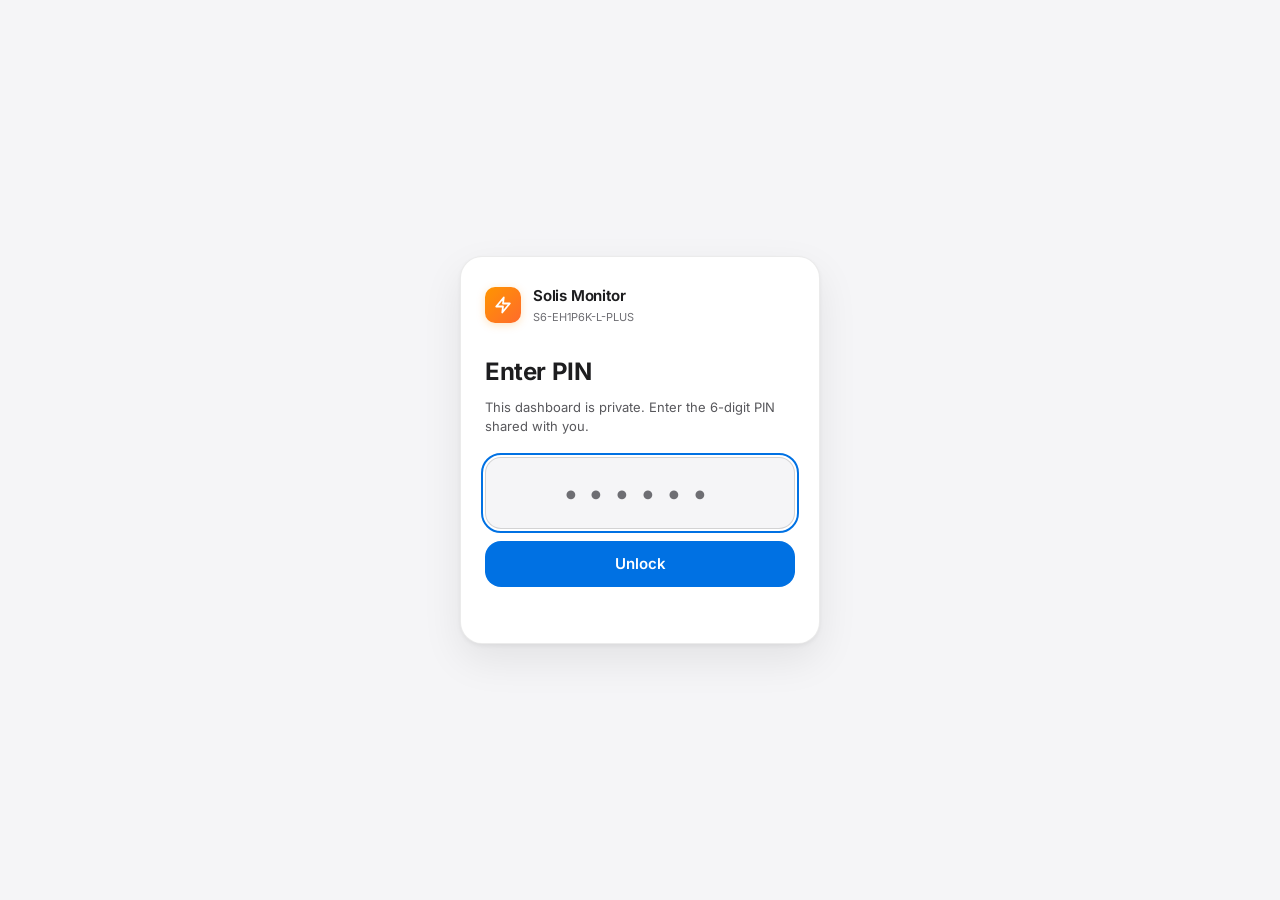
<file: web/index.html>
<!DOCTYPE html>
<html lang="en">
<head>
    <meta charset="UTF-8">
    <meta name="viewport" content="width=device-width, initial-scale=1.0, viewport-fit=cover">
    <meta name="theme-color" content="#f5f5f7">
    <script>(function(){try{var s=localStorage.getItem("theme");var d=window.matchMedia&&window.matchMedia("(prefers-color-scheme: dark)").matches;document.documentElement.dataset.theme=s||(d?"dark":"light");}catch(e){}})();</script>
    <link rel="manifest" href="manifest.webmanifest">
    <link rel="apple-touch-icon" href="icons/apple-touch-icon.png">
    <meta name="apple-mobile-web-app-capable" content="yes">
    <meta name="apple-mobile-web-app-status-bar-style" content="default">
    <title>Dashboard — Solis Monitor</title>
    <link rel="stylesheet" href="css/style.css?v=20261115j">
</head>
<body>
    <svg xmlns="http://www.w3.org/2000/svg" style="display:none">
        <defs>
            <linearGradient id="socGrad" x1="0" y1="0" x2="1" y2="1">
                <stop offset="0%" stop-color="#34c759"/>
                <stop offset="100%" stop-color="#30b0c7"/>
            </linearGradient>
        </defs>
        <symbol id="i-grid" viewBox="0 0 24 24" fill="none" stroke="currentColor" stroke-width="2" stroke-linecap="round" stroke-linejoin="round">
            <rect x="3" y="3" width="7" height="7" rx="1.5"/>
            <rect x="14" y="3" width="7" height="7" rx="1.5"/>
            <rect x="3" y="14" width="7" height="7" rx="1.5"/>
            <rect x="14" y="14" width="7" height="7" rx="1.5"/>
        </symbol>
        <symbol id="i-chart" viewBox="0 0 24 24" fill="none" stroke="currentColor" stroke-width="2" stroke-linecap="round" stroke-linejoin="round">
            <line x1="18" y1="20" x2="18" y2="10"/>
            <line x1="12" y1="20" x2="12" y2="4"/>
            <line x1="6" y1="20" x2="6" y2="14"/>
        </symbol>
        <symbol id="i-gear" viewBox="0 0 24 24" fill="none" stroke="currentColor" stroke-width="2" stroke-linecap="round" stroke-linejoin="round">
            <circle cx="12" cy="12" r="3"/>
            <path d="M19.4 15a1.65 1.65 0 0 0 .33 1.82l.06.06a2 2 0 0 1 0 2.83 2 2 0 0 1-2.83 0l-.06-.06a1.65 1.65 0 0 0-1.82-.33 1.65 1.65 0 0 0-1 1.51V21a2 2 0 0 1-2 2 2 2 0 0 1-2-2v-.09A1.65 1.65 0 0 0 9 19.4a1.65 1.65 0 0 0-1.82.33l-.06.06a2 2 0 0 1-2.83 0 2 2 0 0 1 0-2.83l.06-.06a1.65 1.65 0 0 0 .33-1.82 1.65 1.65 0 0 0-1.51-1H3a2 2 0 0 1-2-2 2 2 0 0 1 2-2h.09A1.65 1.65 0 0 0 4.6 9a1.65 1.65 0 0 0-.33-1.82l-.06-.06a2 2 0 0 1 0-2.83 2 2 0 0 1 2.83 0l.06.06a1.65 1.65 0 0 0 1.82.33H9a1.65 1.65 0 0 0 1-1.51V3a2 2 0 0 1 2-2 2 2 0 0 1 2 2v.09a1.65 1.65 0 0 0 1 1.51 1.65 1.65 0 0 0 1.82-.33l.06-.06a2 2 0 0 1 2.83 0 2 2 0 0 1 0 2.83l-.06.06a1.65 1.65 0 0 0-.33 1.82V9a1.65 1.65 0 0 0 1.51 1H21a2 2 0 0 1 2 2 2 2 0 0 1-2 2h-.09a1.65 1.65 0 0 0-1.51 1z"/>
        </symbol>
        <symbol id="i-sun" viewBox="0 0 24 24" fill="none" stroke="currentColor" stroke-width="2" stroke-linecap="round" stroke-linejoin="round">
            <circle cx="12" cy="12" r="4"/>
            <line x1="12" y1="2" x2="12" y2="4"/>
            <line x1="12" y1="20" x2="12" y2="22"/>
            <line x1="4.93" y1="4.93" x2="6.34" y2="6.34"/>
            <line x1="17.66" y1="17.66" x2="19.07" y2="19.07"/>
            <line x1="2" y1="12" x2="4" y2="12"/>
            <line x1="20" y1="12" x2="22" y2="12"/>
            <line x1="4.93" y1="19.07" x2="6.34" y2="17.66"/>
            <line x1="17.66" y1="6.34" x2="19.07" y2="4.93"/>
        </symbol>
        <symbol id="i-battery" viewBox="0 0 24 24" fill="none" stroke="currentColor" stroke-width="2" stroke-linecap="round" stroke-linejoin="round">
            <rect x="1" y="7" width="18" height="10" rx="2"/>
            <line x1="23" y1="11" x2="23" y2="13"/>
            <line x1="5" y1="11" x2="5" y2="13"/>
            <line x1="9" y1="11" x2="9" y2="13"/>
            <line x1="13" y1="11" x2="13" y2="13"/>
        </symbol>
        <symbol id="i-zap" viewBox="0 0 24 24" fill="none" stroke="currentColor" stroke-width="2" stroke-linecap="round" stroke-linejoin="round">
            <polygon points="13 2 3 14 12 14 11 22 21 10 12 10 13 2"/>
        </symbol>
        <symbol id="i-home" viewBox="0 0 24 24" fill="none" stroke="currentColor" stroke-width="2" stroke-linecap="round" stroke-linejoin="round">
            <path d="M3 10.5 12 3l9 7.5"/>
            <path d="M5 9.5V21h14V9.5"/>
            <path d="M9 21v-6h6v6"/>
        </symbol>
        <symbol id="i-box" viewBox="0 0 24 24" fill="none" stroke="currentColor" stroke-width="2" stroke-linecap="round" stroke-linejoin="round">
            <rect x="3" y="3" width="18" height="18" rx="2"/>
            <line x1="3" y1="9" x2="21" y2="9"/>
            <line x1="9" y1="21" x2="9" y2="9"/>
        </symbol>
        <symbol id="i-clock" viewBox="0 0 24 24" fill="none" stroke="currentColor" stroke-width="2" stroke-linecap="round" stroke-linejoin="round">
            <circle cx="12" cy="12" r="9"/>
            <polyline points="12 7 12 12 15 14"/>
        </symbol>
        <symbol id="i-leaf" viewBox="0 0 24 24" fill="none" stroke="currentColor" stroke-width="2" stroke-linecap="round" stroke-linejoin="round">
            <path d="M11 20A7 7 0 0 1 4 13c0-6 6-9 16-9 0 10-3 16-9 16z"/>
            <path d="M4 20c3-4 7-7 13-9"/>
        </symbol>
    </svg>

    <div class="topbar-site">
        <div class="topbar-inner">
            <a href="index.html" class="brand">
                <div class="brand-logo">
                    <svg viewBox="0 0 24 24" fill="none" stroke="currentColor" stroke-width="2.4" stroke-linecap="round" stroke-linejoin="round"><polygon points="13 2 3 14 12 14 11 22 21 10 12 10 13 2"/></svg>
                </div>
                <div class="brand-text">
                    <strong>Solis Monitor</strong>
                    <span>S6-EH1P6K-L-PLUS</span>
                </div>
            </a>
            <nav class="site-nav">
                <a href="index.html" class="nav-link active">
                    <svg aria-hidden="true" focusable="false"><use href="#i-home"/></svg><span>Dashboard</span>
                </a>
                <a href="history.html" class="nav-link">
                    <svg aria-hidden="true" focusable="false"><use href="#i-chart"/></svg><span>History</span>
                </a>
                <a href="system.html" class="nav-link">
                    <svg aria-hidden="true" focusable="false"><use href="#i-gear"/></svg><span>System</span>
                </a>
            </nav>
            <div class="topbar-right">
                <span id="last-update" class="last-update" role="status" aria-live="polite">Last update: --</span>
            </div>
        </div>
    </div>

    <main class="main">
        <header class="page-header">
            <h1>Dashboard</h1>
            <p class="subtitle">Live energy overview</p>
        </header>

        <div id="status-banner" class="status-banner" role="status" aria-live="polite">
            <span class="status-pill pill-waiting">
                <span class="dot"></span> SYSTEM STATUS PENDING
            </span>
            <span id="grid-status-pill" class="status-pill pill-muted">
                <span class="dot"></span> GRID --
            </span>
        </div>
    <div id="alert-strip" class="alert-strip" role="status" aria-live="polite" hidden></div>

        <div class="cards">
            <section class="card" data-accent="solar">
                <header class="card-header">
                    <h2>Solar</h2>
                    <span class="card-icon sun-icon"><svg aria-hidden="true" focusable="false"><use href="#i-sun"/></svg></span>
                </header>
                <div class="card-main">
                    <div class="big-value">
                        <span id="solar-power">--</span>
                        <span class="big-unit">W</span>
                    </div>
                    <div class="big-label">PV Power</div>
                </div>
                <div class="card-grid">
                    <div class="mini"><span class="mini-label">PV1</span><div><span class="mini-value" id="pv1-voltage">--</span><span class="mini-unit">V</span></div></div>
                    <div class="mini"><span class="mini-label">PV1 Current</span><div><span class="mini-value" id="pv1-current">--</span><span class="mini-unit">A</span></div></div>
                    <div class="mini"><span class="mini-label">PV2</span><div><span class="mini-value" id="pv2-voltage">--</span><span class="mini-unit">V</span></div></div>
                    <div class="mini"><span class="mini-label">PV2 Current</span><div><span class="mini-value" id="pv2-current">--</span><span class="mini-unit">A</span></div></div>
                </div>
            </section>

            <section class="card" data-accent="battery">
                <header class="card-header">
                    <h2>Battery</h2>
                    <span class="card-icon batt-icon"><svg aria-hidden="true" focusable="false"><use href="#i-battery"/></svg></span>
                </header>
                <div class="soc-wrap">
                    <div class="soc-ring" id="soc-ring">
                        <svg viewBox="0 0 96 96">
                            <circle class="track" cx="48" cy="48" r="41" fill="none" stroke-width="9"/>
                            <circle class="fill" id="soc-ring-fill" cx="48" cy="48" r="41" fill="none" stroke-width="9"
                                stroke-dasharray="257.61" stroke-dashoffset="257.61"/>
                        </svg>
                        <span class="soc-ring-label" id="batt-soc">--</span>
                    </div>
                    <div class="soc-meta">
                        <div class="soc-meta-row"><span class="dot dot-waiting" id="soc-dot"></span> State of Charge</div>
                        <div class="soc-meta-row"><span>Voltage</span> <b id="batt-voltage-meta">--</b> V</div>
                        <div class="soc-meta-row"><span>Pack</span> <b id="batt-capacity">--</b> kWh</div>
                    </div>
                </div>
                <div class="card-grid">
                    <div class="mini"><span class="mini-label">Voltage</span><div><span class="mini-value" id="batt-voltage">--</span><span class="mini-unit">V</span></div></div>
                    <div class="mini"><span class="mini-label">Current</span><div><span class="mini-value" id="batt-current">--</span><span class="mini-unit">A</span></div></div>
                    <div class="mini"><span class="mini-label">Power</span><div><span class="mini-value" id="batt-power">--</span><span class="mini-unit">W</span></div></div>
                    <div class="mini"><span class="mini-label">Health</span><div><span class="mini-value" id="batt-soh">--</span><span class="mini-unit">%</span></div></div>
                </div>
                <div class="runtime">
                    <div class="runtime-head">
                        <span class="runtime-icon"><svg aria-hidden="true" focusable="false"><use href="#i-clock"/></svg></span>
                        <label class="runtime-label" for="runtime-load">Time left at</label>
                        <input id="runtime-load" class="runtime-input" type="number" inputmode="numeric"
                               min="0" step="10" placeholder="--" aria-label="Assumed consumption in watts">
                        <span class="runtime-unit">W</span>
                    </div>
                    <div class="runtime-value" id="batt-runtime">--</div>
                    <div class="runtime-note" id="batt-runtime-note"></div>
                </div>
            </section>

            <section class="card" data-accent="grid">
                <header class="card-header">
                    <h2>Grid</h2>
                    <span class="card-icon grid-icon"><svg aria-hidden="true" focusable="false"><use href="#i-grid"/></svg></span>
                </header>
                <div class="card-main">
                    <div class="big-value">
                        <span id="grid-power">--</span>
                        <span class="big-unit">W</span>
                    </div>
                    <div id="grid-status-text" class="big-label">Grid --</div>
                </div>
                <div class="card-grid">
                    <div class="mini"><span class="mini-label">Voltage</span><div><span class="mini-value" id="grid-voltage">--</span><span class="mini-unit">V</span></div></div>
                    <div class="mini"><span class="mini-label">Frequency</span><div><span class="mini-value" id="grid-frequency">--</span><span class="mini-unit">Hz</span></div></div>
                    <div class="mini"><span class="mini-label">Connection</span><div><span class="mini-value" id="grid-connection">--</span></div></div>
                </div>
            </section>

            <section class="card" data-accent="load">
                <header class="card-header">
                    <h2>Load</h2>
                    <span class="card-icon load-icon"><svg aria-hidden="true" focusable="false"><use href="#i-zap"/></svg></span>
                </header>
                <div class="card-main">
                    <div class="big-value">
                        <span id="load-power">--</span>
                        <span class="big-unit">W</span>
                    </div>
                    <div id="load-source" class="big-label">Total Load (House + Backup)</div>
                </div>
                <div class="card-grid">
                    <div class="mini"><span class="mini-label">House Load</span><div><span class="mini-value" id="house-load">--</span><span class="mini-unit">W</span></div></div>
                    <div class="mini"><span class="mini-label">Backup Load</span><div><span class="mini-value" id="backup-load">--</span><span class="mini-unit">W</span></div></div>
                </div>
            </section>

            <section class="card" data-accent="control" id="sonoff-card" hidden>
                <header class="card-header">
                    <h2>Grid Control</h2>
                    <span class="card-icon control-icon"><svg aria-hidden="true" focusable="false"><use href="#i-zap"/></svg></span>
                </header>
                <div class="sonoff-main">
                    <button id="sonoff-btn" class="sonoff-btn" type="button" aria-pressed="false"
                            aria-label="Toggle grid-control relay">
                        <span class="sonoff-dot" aria-hidden="true"></span>
                        <span id="sonoff-label">--</span>
                    </button>
                    <div class="sonoff-meta">
                        <div class="sonoff-row"><span>Battery SOC</span><b id="sonoff-soc">--</b></div>
                    </div>
                </div>
                <form class="sonoff-rule-form" id="sonoff-rule-form" autocomplete="off">
                    <div class="sonoff-rule-fields">
                        <label for="sonoff-on-soc">ON when SOC &le; <input id="sonoff-on-soc" type="number" min="0" max="100" step="1" inputmode="numeric"> %</label>
                        <label for="sonoff-off-soc">OFF when SOC &ge; <input id="sonoff-off-soc" type="number" min="0" max="100" step="1" inputmode="numeric"> %</label>
                    </div>
                    <button type="submit" class="sonoff-save" id="sonoff-save">Save</button>
                    <span class="sonoff-save-msg" id="sonoff-save-msg" role="status"></span>
                </form>
                <div class="sonoff-foot">
                    <label class="sonoff-auto" for="sonoff-auto-input">
                        <input type="checkbox" id="sonoff-auto-input" checked>
                        <span class="sonoff-auto-track" aria-hidden="true"></span>
                        <span>Rule</span>
                    </label>
                    <span class="sonoff-last" id="sonoff-last">--</span>
                </div>
            </section>
        </div>

        <section class="panel">
            <header class="panel-header">
                <h2>Energy Flow</h2>
                <span class="panel-note">Direction shown when power data is available</span>
            </header>
            <div class="flow-clip">
            <div class="flow">
                <div class="flow-row">
                    <div class="flow-node" id="flow-solar">
                        <div class="flow-node-icon"><svg aria-hidden="true" focusable="false"><use href="#i-sun"/></svg></div>
                        <div class="flow-node-name">SOLAR</div>
                        <div class="flow-node-value" id="flow-solar-w">-- W</div>
                    </div>
                </div>
                <div class="flow-row flow-vertical-conn">
                    <div class="flow-arrow-col" id="flow-solar-inv">
                        <div class="flow-arrow down">
                            <span class="link-line"></span>
                            <span class="link-head"></span>
                            <span class="link-comet"></span>
                        </div>
                    </div>
                </div>
                <div class="flow-row flow-hub-row">
                    <div class="flow-side">
                    <div class="flow-node" id="flow-battery">
                        <div class="flow-node-icon"><svg aria-hidden="true" focusable="false"><use href="#i-battery"/></svg></div>
                        <div class="flow-node-name">BATTERY</div>
                        <div class="flow-node-value" id="flow-batt-w">-- W</div>
                        <div class="flow-node-soc" id="flow-batt-soc">--</div>
                        <div class="flow-node-time" id="flow-batt-time">--</div>
                    </div>
                        <div class="flow-arrow-side" id="flow-batt-inv">
                            <div class="flow-arrow right">
                                <span class="link-line"></span>
                                <span class="link-head"></span>
                                <span class="link-comet"></span>
                            </div>
                        </div>
                    </div>
                    <div class="flow-node inverter-node" id="flow-inverter">
                        <div class="flow-node-icon"><svg aria-hidden="true" focusable="false"><use href="#i-box"/></svg></div>
                        <div class="flow-node-name">INVERTER</div>
                        <div class="flow-node-sub">solar hub</div>
                        <div class="flow-node-value" id="flow-inv-w"></div>
                    </div>
                    <div class="flow-side">
                        <div class="flow-arrow-side" id="flow-inv-load">
                            <div class="flow-arrow right">
                                <span class="link-line"></span>
                                <span class="link-head"></span>
                                <span class="link-comet"></span>
                            </div>
                        </div>
                        <div class="flow-node" id="flow-load">
                            <div class="flow-node-icon"><svg aria-hidden="true" focusable="false"><use href="#i-zap"/></svg></div>
                            <div class="flow-node-name">LOAD</div>
                            <div class="flow-node-value" id="flow-load-w">-- W</div>
                        </div>
                    </div>
                </div>
                <div class="flow-row flow-vertical-conn">
                    <div class="flow-arrow-col" id="flow-inv-grid">
                        <div class="flow-arrow up line">
                            <span class="link-line"></span>
                            <span class="link-head"></span>
                            <span class="link-comet"></span>
                        </div>
                    </div>
                </div>
                <div class="flow-row">
                    <div class="flow-node" id="flow-grid">
                        <div class="flow-node-icon"><svg aria-hidden="true" focusable="false"><use href="#i-grid"/></svg></div>
                        <div class="flow-node-name">GRID</div>
                        <div class="flow-node-value" id="flow-grid-w">-- W</div>
                    </div>
                </div>
            </div>
            </div>
        </section>

        <section class="panel">
            <header class="panel-header">
                <h2>Energy Statistics</h2>
                <span class="panel-note">Integrated from recorded readings</span>
            </header>

            <div class="stat-group"><span class="stat-group-label">Today</span></div>
            <div class="stat-grid">
                <div class="stat stat-solar">
                    <span class="stat-icon"><svg aria-hidden="true" focusable="false"><use href="#i-sun"/></svg></span>
                    <span class="stat-label">Solar Generated</span>
                    <div><span class="stat-value" id="stat-today-solar">--</span> <span class="stat-unit">kWh</span></div>
                </div>
                <div class="stat stat-load">
                    <span class="stat-icon"><svg aria-hidden="true" focusable="false"><use href="#i-zap"/></svg></span>
                    <span class="stat-label">Consumption</span>
                    <div><span class="stat-value" id="stat-today-consumption">--</span> <span class="stat-unit">kWh</span></div>
                </div>
                <div class="stat stat-battery">
                    <span class="stat-icon"><svg aria-hidden="true" focusable="false"><use href="#i-battery"/></svg></span>
                    <span class="stat-label">Battery Charged</span>
                    <div><span class="stat-value" id="stat-today-batt-charge">--</span> <span class="stat-unit">kWh</span></div>
                </div>
                <div class="stat stat-battery">
                    <span class="stat-icon"><svg aria-hidden="true" focusable="false"><use href="#i-battery"/></svg></span>
                    <span class="stat-label">Battery Discharged</span>
                    <div><span class="stat-value" id="stat-today-batt-discharge">--</span> <span class="stat-unit">kWh</span></div>
                </div>
                <div class="stat stat-gride">
                    <span class="stat-icon"><svg aria-hidden="true" focusable="false"><use href="#i-grid"/></svg></span>
                    <span class="stat-label">Grid Import</span>
                    <div><span class="stat-value" id="stat-grid-import">--</span> <span class="stat-unit">kWh</span></div>
                </div>
                <div class="stat stat-gride">
                    <span class="stat-icon"><svg aria-hidden="true" focusable="false"><use href="#i-grid"/></svg></span>
                    <span class="stat-label">Grid Export</span>
                    <div><span class="stat-value" id="stat-grid-export">--</span> <span class="stat-unit">kWh</span></div>
                </div>
            </div>

            <div class="stat-group">
                <span class="stat-group-label">Lifetime</span>
                <span class="stat-group-note" id="life-since"></span>
            </div>
            <div class="stat-grid">
                <div class="stat stat-solar">
                    <span class="stat-icon"><svg aria-hidden="true" focusable="false"><use href="#i-sun"/></svg></span>
                    <span class="stat-label">Solar Generated</span>
                    <div><span class="stat-value" id="stat-life-solar">--</span> <span class="stat-unit">kWh</span></div>
                </div>
                <div class="stat stat-load">
                    <span class="stat-icon"><svg aria-hidden="true" focusable="false"><use href="#i-zap"/></svg></span>
                    <span class="stat-label">Consumption</span>
                    <div><span class="stat-value" id="stat-life-consumption">--</span> <span class="stat-unit">kWh</span></div>
                </div>
                <div class="stat stat-battery">
                    <span class="stat-icon"><svg aria-hidden="true" focusable="false"><use href="#i-battery"/></svg></span>
                    <span class="stat-label">Battery Charged</span>
                    <div><span class="stat-value" id="stat-life-batt-charge">--</span> <span class="stat-unit">kWh</span></div>
                </div>
                <div class="stat stat-battery">
                    <span class="stat-icon"><svg aria-hidden="true" focusable="false"><use href="#i-battery"/></svg></span>
                    <span class="stat-label">Battery Discharged</span>
                    <div><span class="stat-value" id="stat-life-batt-discharge">--</span> <span class="stat-unit">kWh</span></div>
                </div>
                <div class="stat stat-co2">
                    <span class="stat-icon"><svg aria-hidden="true" focusable="false"><use href="#i-leaf"/></svg></span>
                    <span class="stat-label">CO₂ Avoided</span>
                    <div><span class="stat-value" id="stat-co2">--</span> <span class="stat-unit" id="stat-co2-unit">kg</span></div>
                    <span class="stat-sub" id="stat-co2-sub"></span>
                </div>
                <div class="stat stat-neutral">
                    <span class="stat-icon"><svg aria-hidden="true" focusable="false"><use href="#i-clock"/></svg></span>
                    <span class="stat-label">Recording Since</span>
                    <div><span class="stat-value" id="stat-life-since">--</span></div>
                </div>
            </div>
        </section>
    </main>

    <nav class="tab-bar">
        <a href="index.html" class="tab-link active" aria-label="Dashboard"><svg aria-hidden="true" focusable="false"><use href="#i-home"/></svg><span>Dashboard</span></a>
        <a href="history.html" class="tab-link" aria-label="History"><svg aria-hidden="true" focusable="false"><use href="#i-chart"/></svg><span>History</span></a>
        <a href="system.html" class="tab-link" aria-label="System"><svg aria-hidden="true" focusable="false"><use href="#i-gear"/></svg><span>System</span></a>
    </nav>

<script src="config.js?v=20261115j"></script>
<script src="js/auth.js?v=20261115j"></script>
<script src="js/common.js?v=20261115j"></script>
<script src="js/dashboard.js?v=20261115j"></script>
</body>
</html>
</file>
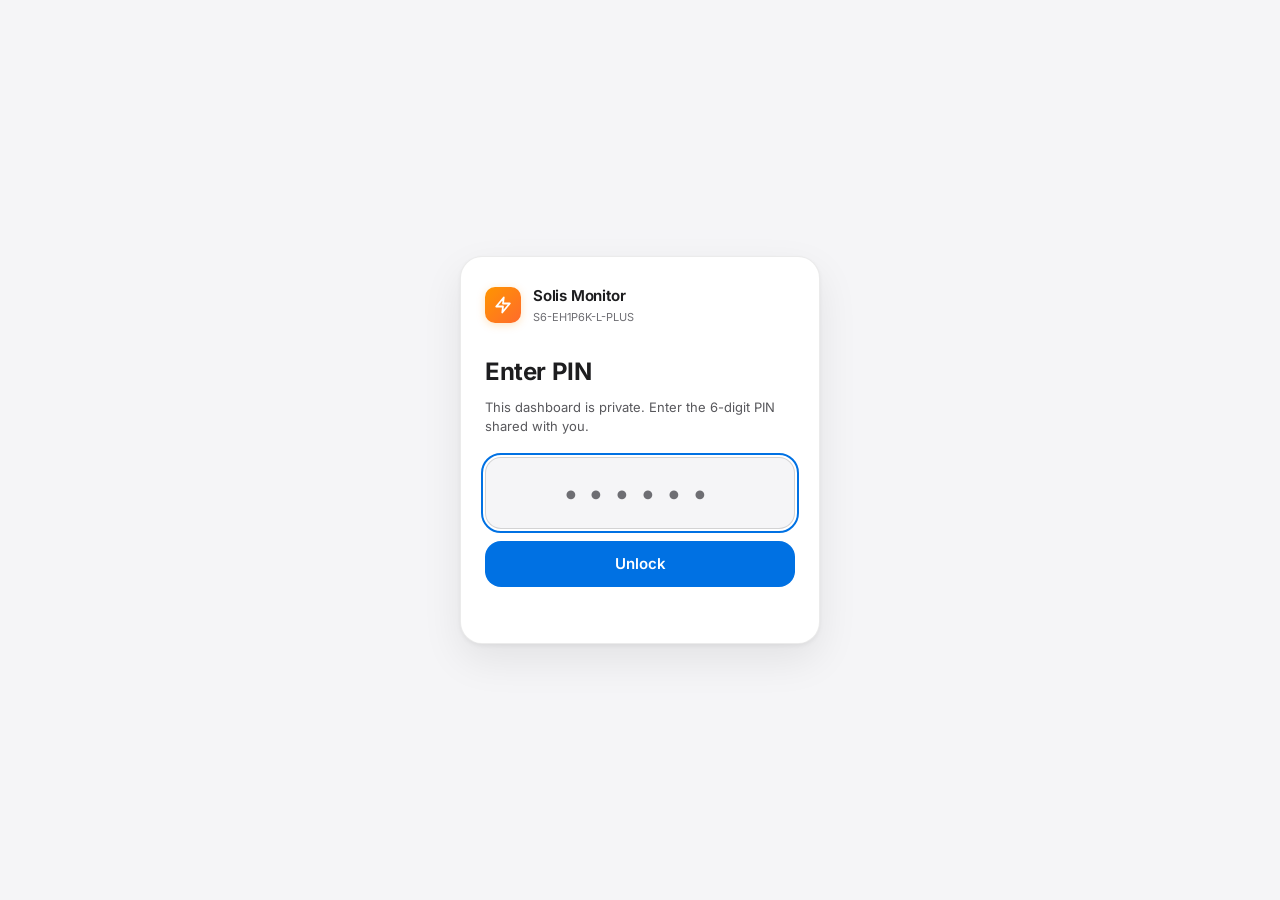
<file: web/history.html>
<!DOCTYPE html>
<html lang="en">
<head>
    <meta charset="UTF-8">
    <meta name="viewport" content="width=device-width, initial-scale=1.0, viewport-fit=cover">
    <meta name="theme-color" content="#f5f5f7">
    <script>(function(){try{var s=localStorage.getItem("theme");var d=window.matchMedia&&window.matchMedia("(prefers-color-scheme: dark)").matches;document.documentElement.dataset.theme=s||(d?"dark":"light");}catch(e){}})();</script>
    <link rel="manifest" href="manifest.webmanifest">
    <link rel="apple-touch-icon" href="icons/apple-touch-icon.png">
    <meta name="apple-mobile-web-app-capable" content="yes">
    <meta name="apple-mobile-web-app-status-bar-style" content="default">
    <title>History — Solis Monitor</title>
    <link rel="stylesheet" href="css/style.css?v=20261115j">
</head>
<body>
    <svg xmlns="http://www.w3.org/2000/svg" style="display:none">
        <symbol id="i-grid" viewBox="0 0 24 24" fill="none" stroke="currentColor" stroke-width="2" stroke-linecap="round" stroke-linejoin="round">
            <rect x="3" y="3" width="7" height="7" rx="1.5"/>
            <rect x="14" y="3" width="7" height="7" rx="1.5"/>
            <rect x="3" y="14" width="7" height="7" rx="1.5"/>
            <rect x="14" y="14" width="7" height="7" rx="1.5"/>
        </symbol>
        <symbol id="i-chart" viewBox="0 0 24 24" fill="none" stroke="currentColor" stroke-width="2" stroke-linecap="round" stroke-linejoin="round">
            <line x1="18" y1="20" x2="18" y2="10"/>
            <line x1="12" y1="20" x2="12" y2="4"/>
            <line x1="6" y1="20" x2="6" y2="14"/>
        </symbol>
        <symbol id="i-gear" viewBox="0 0 24 24" fill="none" stroke="currentColor" stroke-width="2" stroke-linecap="round" stroke-linejoin="round">
            <circle cx="12" cy="12" r="3"/>
            <path d="M19.4 15a1.65 1.65 0 0 0 .33 1.82l.06.06a2 2 0 0 1 0 2.83 2 2 0 0 1-2.83 0l-.06-.06a1.65 1.65 0 0 0-1.82-.33 1.65 1.65 0 0 0-1 1.51V21a2 2 0 0 1-2 2 2 2 0 0 1-2-2v-.09A1.65 1.65 0 0 0 9 19.4a1.65 1.65 0 0 0-1.82.33l-.06.06a2 2 0 0 1-2.83 0 2 2 0 0 1 0-2.83l.06-.06a1.65 1.65 0 0 0 .33-1.82 1.65 1.65 0 0 0-1.51-1H3a2 2 0 0 1-2-2 2 2 0 0 1 2-2h.09A1.65 1.65 0 0 0 4.6 9a1.65 1.65 0 0 0-.33-1.82l-.06-.06a2 2 0 0 1 0-2.83 2 2 0 0 1 2.83 0l.06.06a1.65 1.65 0 0 0 1.82.33H9a1.65 1.65 0 0 0 1-1.51V3a2 2 0 0 1 2-2 2 2 0 0 1 2 2v.09a1.65 1.65 0 0 0 1 1.51 1.65 1.65 0 0 0 1.82-.33l.06-.06a2 2 0 0 1 2.83 0 2 2 0 0 1 0 2.83l-.06.06a1.65 1.65 0 0 0-.33 1.82V9a1.65 1.65 0 0 0 1.51 1H21a2 2 0 0 1 2 2 2 2 0 0 1-2 2h-.09a1.65 1.65 0 0 0-1.51 1z"/>
        </symbol>
        <symbol id="i-sun" viewBox="0 0 24 24" fill="none" stroke="currentColor" stroke-width="2" stroke-linecap="round" stroke-linejoin="round">
            <circle cx="12" cy="12" r="4"/>
            <line x1="12" y1="2" x2="12" y2="4"/>
            <line x1="12" y1="20" x2="12" y2="22"/>
            <line x1="4.93" y1="4.93" x2="6.34" y2="6.34"/>
            <line x1="17.66" y1="17.66" x2="19.07" y2="19.07"/>
            <line x1="2" y1="12" x2="4" y2="12"/>
            <line x1="20" y1="12" x2="22" y2="12"/>
            <line x1="4.93" y1="19.07" x2="6.34" y2="17.66"/>
            <line x1="17.66" y1="6.34" x2="19.07" y2="4.93"/>
        </symbol>
        <symbol id="i-battery" viewBox="0 0 24 24" fill="none" stroke="currentColor" stroke-width="2" stroke-linecap="round" stroke-linejoin="round">
            <rect x="1" y="7" width="18" height="10" rx="2"/>
            <line x1="23" y1="11" x2="23" y2="13"/>
            <line x1="5" y1="11" x2="5" y2="13"/>
            <line x1="9" y1="11" x2="9" y2="13"/>
            <line x1="13" y1="11" x2="13" y2="13"/>
        </symbol>
        <symbol id="i-zap" viewBox="0 0 24 24" fill="none" stroke="currentColor" stroke-width="2" stroke-linecap="round" stroke-linejoin="round">
            <polygon points="13 2 3 14 12 14 11 22 21 10 12 10 13 2"/>
        </symbol>
        <symbol id="i-home" viewBox="0 0 24 24" fill="none" stroke="currentColor" stroke-width="2" stroke-linecap="round" stroke-linejoin="round">
            <path d="M3 10.5 12 3l9 7.5"/>
            <path d="M5 9.5V21h14V9.5"/>
            <path d="M9 21v-6h6v6"/>
        </symbol>
    </svg>

    <div class="topbar-site">
        <div class="topbar-inner">
            <a href="index.html" class="brand">
                <div class="brand-logo">
                    <svg viewBox="0 0 24 24" fill="none" stroke="currentColor" stroke-width="2.4" stroke-linecap="round" stroke-linejoin="round"><polygon points="13 2 3 14 12 14 11 22 21 10 12 10 13 2"/></svg>
                </div>
                <div class="brand-text">
                    <strong>Solis Monitor</strong>
                    <span>S6-EH1P6K-L-PLUS</span>
                </div>
            </a>
            <nav class="site-nav">
                <a href="index.html" class="nav-link">
                    <svg aria-hidden="true" focusable="false"><use href="#i-home"/></svg><span>Dashboard</span>
                </a>
                <a href="history.html" class="nav-link active">
                    <svg aria-hidden="true" focusable="false"><use href="#i-chart"/></svg><span>History</span>
                </a>
                <a href="system.html" class="nav-link">
                    <svg aria-hidden="true" focusable="false"><use href="#i-gear"/></svg><span>System</span>
                </a>
            </nav>
            <div class="topbar-right">
                <span id="history-status" class="last-update">Loading...</span>
            </div>
        </div>
    </div>

    <main class="main">
        <header class="page-header">
            <h1>History</h1>
            <p class="subtitle">Recorded readings — drag the time window or pick a range</p>
        </header>

        <div class="range-bar">
            <div class="range-buttons">
                <button class="range-btn" data-range="seconds">Seconds</button>
                <button class="range-btn active" data-range="minutes">Minutes</button>
                <button class="range-btn" data-range="hours">Hours</button>
                <button class="range-btn" data-range="days">Days</button>
                <button class="range-btn" data-range="months">Months</button>
            </div>
            <div class="time-nav">
                <button id="nav-prev" class="nav-btn" title="Earlier window" aria-label="Earlier window">&lsaquo;</button>
                <input type="datetime-local" id="nav-time" class="time-input" step="60" aria-label="Window end time">
                <button id="nav-next" class="nav-btn" title="Later window" aria-label="Later window">&rsaquo;</button>
                <button id="nav-now" class="nav-btn latest" title="Jump to the latest data">Latest</button>
            </div>
            <span id="nav-label" class="nav-label"></span>
        </div>

        <div class="timeline" id="timeline">
            <div class="timeline-track" id="timeline-track">
                <div class="timeline-window" id="timeline-window" role="slider" tabindex="0"
                     aria-label="Visible time window — drag to move, edges to zoom">
                    <span class="timeline-grip left" data-edge="start"></span>
                    <span class="timeline-window-label" id="timeline-window-label"></span>
                    <span class="timeline-grip right" data-edge="end"></span>
                </div>
            </div>
            <div class="timeline-scale" id="timeline-scale" aria-hidden="true"></div>
        </div>

        <div class="stat-grid history-stats">
            <div class="stat"><span class="stat-label">PV Generation</span><div><span class="stat-value" id="stat-pv-kwh">--</span> <span class="stat-unit">kWh</span></div></div>
            <div class="stat"><span class="stat-label">Avg PV Power</span><div><span class="stat-value" id="stat-pv-avg">--</span> <span class="stat-unit">W</span></div></div>
            <div class="stat"><span class="stat-label">Peak PV Power</span><div><span class="stat-value" id="stat-pv-peak">--</span> <span class="stat-unit">W</span></div></div>
            <div class="stat"><span class="stat-label">Avg PV1 Voltage</span><div><span class="stat-value" id="stat-pv1-v-avg">--</span> <span class="stat-unit">V</span></div></div>
            <div class="stat"><span class="stat-label">Avg PV2 Voltage</span><div><span class="stat-value" id="stat-pv2-v-avg">--</span> <span class="stat-unit">V</span></div></div>
            <div class="stat"><span class="stat-label">Avg Grid Voltage</span><div><span class="stat-value" id="stat-grid-v-avg">--</span> <span class="stat-unit">V</span></div></div>
            <div class="stat"><span class="stat-label">Avg Grid Frequency</span><div><span class="stat-value" id="stat-grid-f-avg">--</span> <span class="stat-unit">Hz</span></div></div>
            <div class="stat"><span class="stat-label">Grid Time</span><div><span class="stat-value" id="stat-grid-time">--</span> <span class="stat-unit">min</span></div></div>
            <div class="stat"><span class="stat-label">Avg Battery Voltage</span><div><span class="stat-value" id="stat-batt-v-avg">--</span> <span class="stat-unit">V</span></div></div>
            <div class="stat"><span class="stat-label">Avg Battery Current</span><div><span class="stat-value" id="stat-batt-a-avg">--</span> <span class="stat-unit">A</span></div></div>
            <div class="stat"><span class="stat-label">Avg Battery Power</span><div><span class="stat-value" id="stat-batt-w-avg">--</span> <span class="stat-unit">W</span></div></div>
            <div class="stat"><span class="stat-label">Avg Battery SOC</span><div><span class="stat-value" id="stat-soc-avg">--</span> <span class="stat-unit">%</span></div></div>
            <div class="stat"><span class="stat-label">Avg Battery SOH</span><div><span class="stat-value" id="stat-soh-avg">--</span> <span class="stat-unit">%</span></div></div>
            <div class="stat"><span class="stat-label">Avg House Load</span><div><span class="stat-value" id="stat-house-avg">--</span> <span class="stat-unit">W</span></div></div>
            <div class="stat"><span class="stat-label">Avg Backup Load</span><div><span class="stat-value" id="stat-backup-avg">--</span> <span class="stat-unit">W</span></div></div>
        </div>

        <div class="charts-grid">
            <section class="card chart-card chart-overview-card">
                <header class="card-header"><h2>Overview</h2><span class="card-icon grid-icon"><svg aria-hidden="true" focusable="false"><use href="#i-chart"/></svg></span></header>
                <div class="chart-wrap chart-wrap-tall"><canvas id="chart-overview"></canvas></div>
            </section>
            <section class="card chart-card">
                <header class="card-header"><h2>PV Power</h2><span class="card-icon sun-icon"><svg aria-hidden="true" focusable="false"><use href="#i-sun"/></svg></span></header>
                <div class="chart-wrap"><canvas id="chart-pv"></canvas></div>
            </section>
            <section class="card chart-card">
                <header class="card-header"><h2>PV1 Voltage</h2><span class="card-icon sun-icon"><svg aria-hidden="true" focusable="false"><use href="#i-sun"/></svg></span></header>
                <div class="chart-wrap"><canvas id="chart-pv1-v"></canvas></div>
            </section>
            <section class="card chart-card">
                <header class="card-header"><h2>PV1 Current</h2><span class="card-icon sun-icon"><svg aria-hidden="true" focusable="false"><use href="#i-sun"/></svg></span></header>
                <div class="chart-wrap"><canvas id="chart-pv1-a"></canvas></div>
            </section>
            <section class="card chart-card">
                <header class="card-header"><h2>PV2 Voltage</h2><span class="card-icon sun-icon"><svg aria-hidden="true" focusable="false"><use href="#i-sun"/></svg></span></header>
                <div class="chart-wrap"><canvas id="chart-pv2-v"></canvas></div>
            </section>
            <section class="card chart-card">
                <header class="card-header"><h2>PV2 Current</h2><span class="card-icon sun-icon"><svg aria-hidden="true" focusable="false"><use href="#i-sun"/></svg></span></header>
                <div class="chart-wrap"><canvas id="chart-pv2-a"></canvas></div>
            </section>

            <section class="card chart-card">
                <header class="card-header"><h2>Grid Voltage</h2><span class="card-icon grid-icon"><svg aria-hidden="true" focusable="false"><use href="#i-grid"/></svg></span></header>
                <div class="chart-wrap"><canvas id="chart-grid-v"></canvas></div>
            </section>
            <section class="card chart-card">
                <header class="card-header"><h2>Grid Frequency</h2><span class="card-icon grid-icon"><svg aria-hidden="true" focusable="false"><use href="#i-grid"/></svg></span></header>
                <div class="chart-wrap"><canvas id="chart-grid-f"></canvas></div>
            </section>

            <section class="card chart-card">
                <header class="card-header"><h2>Battery Voltage</h2><span class="card-icon batt-icon"><svg aria-hidden="true" focusable="false"><use href="#i-battery"/></svg></span></header>
                <div class="chart-wrap"><canvas id="chart-batt-v"></canvas></div>
            </section>
            <section class="card chart-card">
                <header class="card-header"><h2>Battery Current</h2><span class="card-icon batt-icon"><svg aria-hidden="true" focusable="false"><use href="#i-battery"/></svg></span></header>
                <div class="chart-wrap"><canvas id="chart-batt-a"></canvas></div>
            </section>
            <section class="card chart-card">
                <header class="card-header"><h2>Battery Power</h2><span class="card-icon batt-icon"><svg aria-hidden="true" focusable="false"><use href="#i-battery"/></svg></span></header>
                <div class="chart-wrap"><canvas id="chart-batt-w"></canvas></div>
            </section>
            <section class="card chart-card">
                <header class="card-header"><h2>Battery SOC</h2><span class="card-icon batt-icon"><svg aria-hidden="true" focusable="false"><use href="#i-battery"/></svg></span></header>
                <div class="chart-wrap"><canvas id="chart-soc"></canvas></div>
            </section>
            <section class="card chart-card">
                <header class="card-header"><h2>Battery SOH</h2><span class="card-icon batt-icon"><svg aria-hidden="true" focusable="false"><use href="#i-battery"/></svg></span></header>
                <div class="chart-wrap"><canvas id="chart-soh"></canvas></div>
            </section>

            <section class="card chart-card">
                <header class="card-header"><h2>House Load</h2><span class="card-icon load-icon"><svg aria-hidden="true" focusable="false"><use href="#i-zap"/></svg></span></header>
                <div class="chart-wrap"><canvas id="chart-house-load"></canvas></div>
            </section>
            <section class="card chart-card">
                <header class="card-header"><h2>Backup Load</h2><span class="card-icon load-icon"><svg aria-hidden="true" focusable="false"><use href="#i-zap"/></svg></span></header>
                <div class="chart-wrap"><canvas id="chart-backup-load"></canvas></div>
            </section>
        </div>
    </main>

    <nav class="tab-bar">
        <a href="index.html" class="tab-link" aria-label="Dashboard"><svg aria-hidden="true" focusable="false"><use href="#i-home"/></svg><span>Dashboard</span></a>
        <a href="history.html" class="tab-link active" aria-label="History"><svg aria-hidden="true" focusable="false"><use href="#i-chart"/></svg><span>History</span></a>
        <a href="system.html" class="tab-link" aria-label="System"><svg aria-hidden="true" focusable="false"><use href="#i-gear"/></svg><span>System</span></a>
    </nav>

<script src="config.js?v=20261115j"></script>
<script src="js/auth.js?v=20261115j"></script>
<script src="js/common.js?v=20261115j"></script>
<script src="js/chart.umd.min.js?v=20261115j"></script>
<script src="js/history.js?v=20261115j"></script>
</body>
</html>
</file>
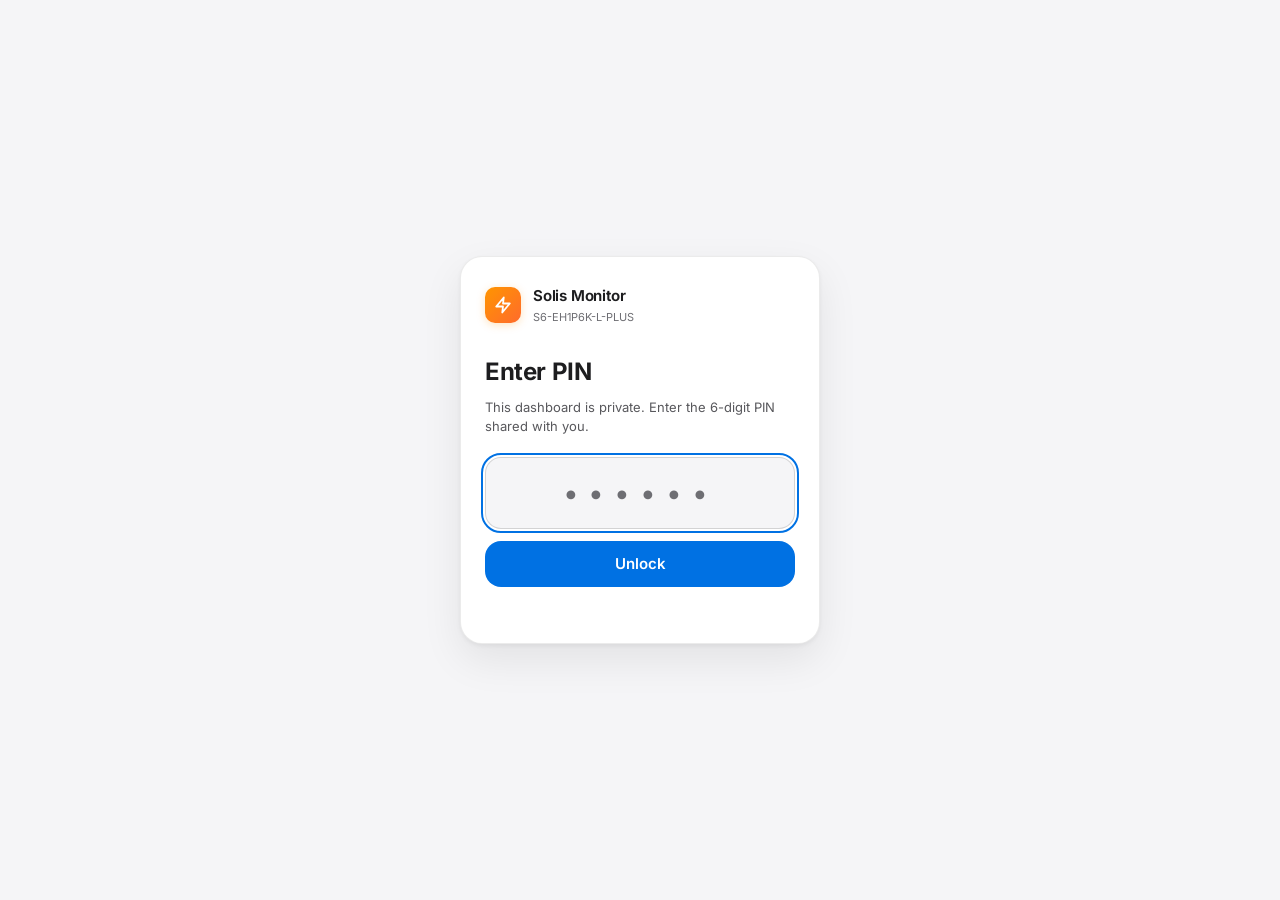
<file: web/login.html>
<!DOCTYPE html>
<html lang="en">
<head>
    <meta charset="UTF-8">
    <meta name="viewport" content="width=device-width, initial-scale=1.0, viewport-fit=cover">
    <meta name="theme-color" content="#f5f5f7">
    <meta name="robots" content="noindex">
    <title>Unlock — Solis Monitor</title>
    <script>(function(){try{var s=localStorage.getItem("theme");var d=window.matchMedia&&window.matchMedia("(prefers-color-scheme: dark)").matches;document.documentElement.dataset.theme=s||(d?"dark":"light");}catch(e){}})();</script>
    <link rel="stylesheet" href="css/style.css?v=20261115j">
</head>
<body class="login-page">
    <main class="login-shell">
        <section class="login-card" aria-labelledby="login-title">
            <div class="login-brand">
                <div class="brand-logo">
                    <svg viewBox="0 0 24 24" fill="none" stroke="currentColor" stroke-width="2.4"
                         stroke-linecap="round" stroke-linejoin="round" aria-hidden="true">
                        <polygon points="13 2 3 14 12 14 11 22 21 10 12 10 13 2"/>
                    </svg>
                </div>
                <div>
                    <strong>Solis Monitor</strong>
                    <span>S6-EH1P6K-L-PLUS</span>
                </div>
            </div>

            <h1 id="login-title">Enter PIN</h1>
            <p class="login-note">This dashboard is private. Enter the 6-digit PIN shared with you.</p>

            <form id="login-form" novalidate>
                <label class="sr-only" for="pin">6-digit PIN</label>
                <input id="pin" class="login-pin" type="password" inputmode="numeric"
                       pattern="[0-9]*" maxlength="6" autocomplete="one-time-code"
                       placeholder="••••••" autofocus required>
                <button id="login-btn" class="login-submit" type="submit">Unlock</button>
                <p id="login-error" class="login-error" role="alert" aria-live="polite"></p>
            </form>
        </section>
    </main>

    <script src="config.js?v=20261115j"></script>
    <script src="js/auth.js?v=20261115j"></script>
    <script>
        // Reset any service worker/cache left by a previous deployment.
        // The login page is the safe place to do this: after unlocking, the
        // dashboard registers the current shell version again.
        (async () => {
            if ("serviceWorker" in navigator) {
                try {
                    const regs = await navigator.serviceWorker.getRegistrations();
                    await Promise.all(regs.map((r) => r.unregister()));
                    if (window.caches) {
                        const keys = await caches.keys();
                        await Promise.all(keys.filter((k) => k.indexOf("solis-") === 0)
                            .map((k) => caches.delete(k)));
                    }
                } catch (e) { /* ignore */ }
            }
            // Do not show a previous session's last-known data on the PIN screen.
            try {
                Object.keys(localStorage).forEach((k) => {
                    if (k === "solis:last" || k.indexOf("lifetimeEnergy:") === 0) {
                        localStorage.removeItem(k);
                    }
                });
                Object.keys(sessionStorage).forEach((k) => {
                    if (k.indexOf("hist:") === 0) sessionStorage.removeItem(k);
                });
            } catch (e) { /* ignore */ }
        })();
    </script>
    <script>
        (function () {
            const form = document.getElementById("login-form");
            const input = document.getElementById("pin");
            const button = document.getElementById("login-btn");
            const error = document.getElementById("login-error");

            function safeNext() {
                const raw = new URLSearchParams(location.search).get("next");
                if (!raw || raw.charAt(0) !== "/" || raw.charAt(1) === "/") {
                    return "index.html";
                }
                return raw;
            }

            function setError(message) {
                error.textContent = message || "";
            }

            function setBusy(busy) {
                button.disabled = busy;
                input.disabled = busy;
                button.textContent = busy ? "Checking…" : "Unlock";
            }

            input.addEventListener("input", () => {
                input.value = input.value.replace(/\D/g, "").slice(0, 6);
                setError("");
            });

            form.addEventListener("submit", async (ev) => {
                ev.preventDefault();
                const pin = input.value.replace(/\D/g, "");
                if (pin.length !== 6) {
                    setError("Enter the 6-digit PIN.");
                    input.focus();
                    return;
                }
                setBusy(true);
                setError("");
                try {
                    await authLogin(pin);
                    location.replace(safeNext());
                } catch (err) {
                    setError(err.message || "Sign in failed.");
                    input.value = "";
                    input.focus();
                    setBusy(false);
                }
            });

            (async () => {
                try {
                    if (await authHasSession()) {
                        location.replace(safeNext());
                        return;
                    }
                } catch (e) { /* fall through to the form */ }
                input.focus();
            })();
        })();
    </script>
</body>
</html>
</file>
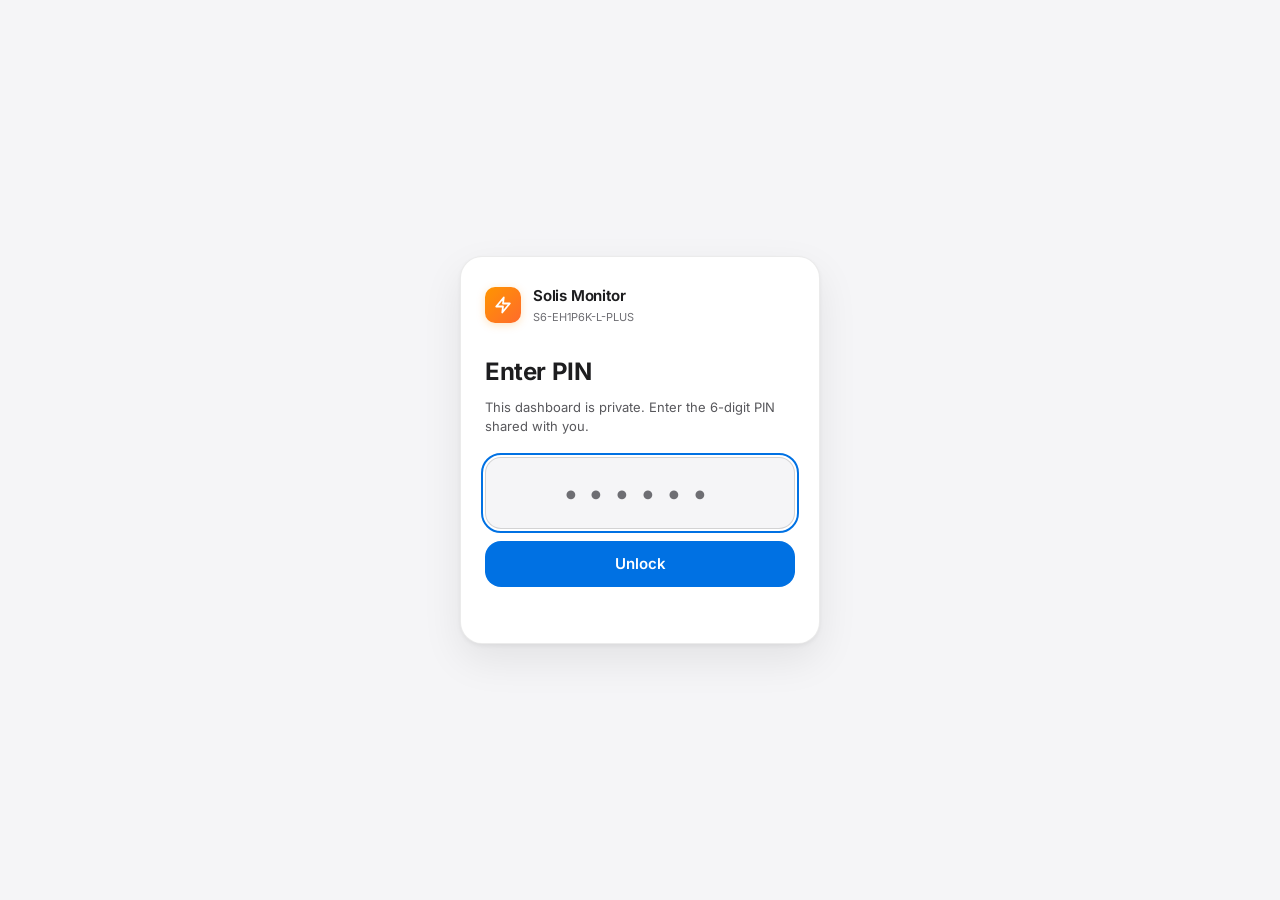
<file: web/system.html>
<!DOCTYPE html>
<html lang="en">
<head>
    <meta charset="UTF-8">
    <meta name="viewport" content="width=device-width, initial-scale=1.0, viewport-fit=cover">
    <meta name="theme-color" content="#f5f5f7">
    <script>(function(){try{var s=localStorage.getItem("theme");var d=window.matchMedia&&window.matchMedia("(prefers-color-scheme: dark)").matches;document.documentElement.dataset.theme=s||(d?"dark":"light");}catch(e){}})();</script>
    <link rel="manifest" href="manifest.webmanifest">
    <link rel="apple-touch-icon" href="icons/apple-touch-icon.png">
    <meta name="apple-mobile-web-app-capable" content="yes">
    <meta name="apple-mobile-web-app-status-bar-style" content="default">
    <title>System — Solis Monitor</title>
    <link rel="stylesheet" href="css/style.css?v=20261115j">
</head>
<body>
    <svg xmlns="http://www.w3.org/2000/svg" style="display:none">
        <symbol id="i-grid" viewBox="0 0 24 24" fill="none" stroke="currentColor" stroke-width="2" stroke-linecap="round" stroke-linejoin="round">
            <rect x="3" y="3" width="7" height="7" rx="1.5"/>
            <rect x="14" y="3" width="7" height="7" rx="1.5"/>
            <rect x="3" y="14" width="7" height="7" rx="1.5"/>
            <rect x="14" y="14" width="7" height="7" rx="1.5"/>
        </symbol>
        <symbol id="i-chart" viewBox="0 0 24 24" fill="none" stroke="currentColor" stroke-width="2" stroke-linecap="round" stroke-linejoin="round">
            <line x1="18" y1="20" x2="18" y2="10"/>
            <line x1="12" y1="20" x2="12" y2="4"/>
            <line x1="6" y1="20" x2="6" y2="14"/>
        </symbol>
        <symbol id="i-gear" viewBox="0 0 24 24" fill="none" stroke="currentColor" stroke-width="2" stroke-linecap="round" stroke-linejoin="round">
            <circle cx="12" cy="12" r="3"/>
            <path d="M19.4 15a1.65 1.65 0 0 0 .33 1.82l.06.06a2 2 0 0 1 0 2.83 2 2 0 0 1-2.83 0l-.06-.06a1.65 1.65 0 0 0-1.82-.33 1.65 1.65 0 0 0-1 1.51V21a2 2 0 0 1-2 2 2 2 0 0 1-2-2v-.09A1.65 1.65 0 0 0 9 19.4a1.65 1.65 0 0 0-1.82.33l-.06.06a2 2 0 0 1-2.83 0 2 2 0 0 1 0-2.83l.06-.06a1.65 1.65 0 0 0 .33-1.82 1.65 1.65 0 0 0-1.51-1H3a2 2 0 0 1-2-2 2 2 0 0 1 2-2h.09A1.65 1.65 0 0 0 4.6 9a1.65 1.65 0 0 0-.33-1.82l-.06-.06a2 2 0 0 1 0-2.83 2 2 0 0 1 2.83 0l.06.06a1.65 1.65 0 0 0 1.82.33H9a1.65 1.65 0 0 0 1-1.51V3a2 2 0 0 1 2-2 2 2 0 0 1 2 2v.09a1.65 1.65 0 0 0 1 1.51 1.65 1.65 0 0 0 1.82-.33l.06-.06a2 2 0 0 1 2.83 0 2 2 0 0 1 0 2.83l-.06.06a1.65 1.65 0 0 0-.33 1.82V9a1.65 1.65 0 0 0 1.51 1H21a2 2 0 0 1 2 2 2 2 0 0 1-2 2h-.09a1.65 1.65 0 0 0-1.51 1z"/>
        </symbol>
        <symbol id="i-sun" viewBox="0 0 24 24" fill="none" stroke="currentColor" stroke-width="2" stroke-linecap="round" stroke-linejoin="round">
            <circle cx="12" cy="12" r="4"/>
            <line x1="12" y1="2" x2="12" y2="4"/>
            <line x1="12" y1="20" x2="12" y2="22"/>
            <line x1="4.93" y1="4.93" x2="6.34" y2="6.34"/>
            <line x1="17.66" y1="17.66" x2="19.07" y2="19.07"/>
            <line x1="2" y1="12" x2="4" y2="12"/>
            <line x1="20" y1="12" x2="22" y2="12"/>
            <line x1="4.93" y1="19.07" x2="6.34" y2="17.66"/>
            <line x1="17.66" y1="6.34" x2="19.07" y2="4.93"/>
        </symbol>
        <symbol id="i-battery" viewBox="0 0 24 24" fill="none" stroke="currentColor" stroke-width="2" stroke-linecap="round" stroke-linejoin="round">
            <rect x="1" y="7" width="18" height="10" rx="2"/>
            <line x1="23" y1="11" x2="23" y2="13"/>
            <line x1="5" y1="11" x2="5" y2="13"/>
            <line x1="9" y1="11" x2="9" y2="13"/>
            <line x1="13" y1="11" x2="13" y2="13"/>
        </symbol>
        <symbol id="i-zap" viewBox="0 0 24 24" fill="none" stroke="currentColor" stroke-width="2" stroke-linecap="round" stroke-linejoin="round">
            <polygon points="13 2 3 14 12 14 11 22 21 10 12 10 13 2"/>
        </symbol>
        <symbol id="i-home" viewBox="0 0 24 24" fill="none" stroke="currentColor" stroke-width="2" stroke-linecap="round" stroke-linejoin="round">
            <path d="M3 10.5 12 3l9 7.5"/>
            <path d="M5 9.5V21h14V9.5"/>
            <path d="M9 21v-6h6v6"/>
        </symbol>
    </svg>

    <div class="topbar-site">
        <div class="topbar-inner">
            <a href="index.html" class="brand">
                <div class="brand-logo">
                    <svg viewBox="0 0 24 24" fill="none" stroke="currentColor" stroke-width="2.4" stroke-linecap="round" stroke-linejoin="round"><polygon points="13 2 3 14 12 14 11 22 21 10 12 10 13 2"/></svg>
                </div>
                <div class="brand-text">
                    <strong>Solis Monitor</strong>
                    <span>S6-EH1P6K-L-PLUS</span>
                </div>
            </a>
            <nav class="site-nav">
                <a href="index.html" class="nav-link">
                    <svg aria-hidden="true" focusable="false"><use href="#i-home"/></svg><span>Dashboard</span>
                </a>
                <a href="history.html" class="nav-link">
                    <svg aria-hidden="true" focusable="false"><use href="#i-chart"/></svg><span>History</span>
                </a>
                <a href="system.html" class="nav-link active">
                    <svg aria-hidden="true" focusable="false"><use href="#i-gear"/></svg><span>System</span>
                </a>
            </nav>
            <div class="topbar-right">
                <span id="sys-last-update" class="last-update">Last update: --</span>
            </div>
        </div>
    </div>

    <main class="main">
        <header class="page-header">
            <h1>System &amp; Diagnostics</h1>
            <p class="subtitle">Inverter identity and register status</p>
        </header>

        <div class="cards">
            <section class="card">
                <header class="card-header"><h2>System Information</h2></header>
                <div class="info-table">
                    <div class="info-row"><span class="info-label">Inverter Model</span><span id="sys-model">--</span></div>
                    <div class="info-row"><span class="info-label">Serial Number</span><span id="sys-serial">--</span></div>
                    <div class="info-row"><span class="info-label">Protocol Version</span><span id="sys-protocol">--</span></div>
                    <div class="info-row"><span class="info-label">Product Model Code</span><span id="sys-product">--</span></div>
                    <div class="info-row"><span class="info-label">Connection</span><span id="sys-connection">--</span></div>
                    <div class="info-row"><span class="info-label">Last Successful Read</span><span id="sys-last-read">--</span></div>
                    <div class="info-row"><span class="info-label">Last Error</span><span id="sys-last-error">--</span></div>
                </div>
            </section>

            <section class="card">
                <header class="card-header"><h2>Cloud Sync</h2></header>
                <div class="info-table">
                    <div class="info-row"><span class="info-label">Data Source</span><span>Supabase (cloud)</span></div>
                    <div class="info-row"><span class="info-label">Transport</span><span>HTTPS (PostgREST)</span></div>
                    <div class="info-row"><span class="info-label">Last Upload</span><span id="sys-last-upload">--</span></div>
                    <div class="info-row"><span class="info-label">Laptop</span><span id="sys-laptop">--</span></div>
                    <div class="info-row"><span class="info-label">Total Readings (approx.)</span><span id="sys-total-reads">--</span></div>
                </div>
            </section>
        </div>

        <section class="panel">
            <header class="panel-header">
                <h2>Latest Readings</h2>
                <span class="panel-note">From the cloud database (last sync)</span>
            </header>
            <div class="table-wrap">
                <table class="diag-table">
                    <thead>
                        <tr>
                            <th>Parameter</th>
                            <th>Value</th>
                            <th>Unit</th>
                            <th>Scale</th>
                            <th>Status</th>
                        </tr>
                    </thead>
                    <tbody id="diag-rows">
                        <tr><td colspan="5" class="table-loading">Loading...</td></tr>
                    </tbody>
                </table>
            </div>
        </section>
    </main>

    <nav class="tab-bar">
        <a href="index.html" class="tab-link" aria-label="Dashboard"><svg aria-hidden="true" focusable="false"><use href="#i-home"/></svg><span>Dashboard</span></a>
        <a href="history.html" class="tab-link" aria-label="History"><svg aria-hidden="true" focusable="false"><use href="#i-chart"/></svg><span>History</span></a>
        <a href="system.html" class="tab-link active" aria-label="System"><svg aria-hidden="true" focusable="false"><use href="#i-gear"/></svg><span>System</span></a>
    </nav>

<script src="config.js?v=20261115j"></script>
<script src="js/auth.js?v=20261115j"></script>
<script src="js/common.js?v=20261115j"></script>
<script src="js/system.js?v=20261115j"></script>
</body>
</html>
</file>
<file: web/css/style.css>
/* ============================================================
   Solis Monitor — Apple-inspired design system
   Light, minimal, typography-first. SF Pro / Inter typeface.
   ============================================================ */

@font-face {
    font-family: 'Inter';
    font-style: normal;
    font-weight: 100 900;
    font-display: swap;
    src: url('../fonts/inter.woff2') format('woff2');
}

/* ============================================================
   Design tokens
   ============================================================ */
:root {
    color-scheme: light;
    /* Surfaces */
    --bg: #f5f5f7;
    --bg-elevated: #ffffff;
    --surface: #ffffff;
    --surface-muted: #f5f5f7;
    --surface-pressed: #ebebed;
    /* Theme-aware extras */
    --track: rgba(0, 0, 0, 0.06);
    --hover-overlay: rgba(0, 0, 0, 0.045);
    --scrollbar: rgba(0, 0, 0, 0.18);
    --scrollbar-hover: rgba(0, 0, 0, 0.30);
    --selection: rgba(0, 113, 227, 0.15);
    --topbar-bg: rgba(245, 245, 247, 0.82);
    --tabbar-bg: rgba(255, 255, 255, 0.92);
    --icon-bg: #ffffff;

    /* Hairlines & shadows (soft, restrained) */
    --hairline: rgba(0, 0, 0, 0.08);
    --hairline-strong: rgba(0, 0, 0, 0.14);
    --shadow-xs: 0 1px 2px rgba(0, 0, 0, 0.03);
    --shadow-sm: 0 1px 2px rgba(0, 0, 0, 0.04), 0 6px 20px rgba(0, 0, 0, 0.05);
    --shadow-md: 0 2px 4px rgba(0, 0, 0, 0.05), 0 16px 40px rgba(0, 0, 0, 0.08);

    /* Text (Apple grays) */
    --text: #1d1d1f;
    --text-secondary: #58585c;
    --text-tertiary: #6e6e73;
    --text-on-accent: #ffffff;

    /* Accents (Apple system colors) */
    --tint: #0071e3;
    --solar: #ff9500;
    --battery: #34c759;
    --grid: #0071e3;
    --load: #af52de;
    --teal: #30b0c7;
    --danger: #ff3b30;
    --warning: #ff9f0a;

    /* Geometry */
    --radius-sm: 10px;
    --radius-md: 16px;
    --radius-lg: 22px;
    --radius-pill: 999px;

    /* Motion — buttery, smooth */
    --ease: cubic-bezier(0.25, 0.1, 0.25, 1);
    --spring: cubic-bezier(0.34, 1.3, 0.4, 1);
    --butter: cubic-bezier(0.22, 1, 0.36, 1);
    --hover-shadow: 0 8px 30px rgba(0, 0, 0, 0.08), 0 2px 6px rgba(0, 0, 0, 0.04);

    /* Type */
    --font: -apple-system, BlinkMacSystemFont, "SF Pro Display", "SF Pro Text",
        "Inter", "Segoe UI", Roboto, system-ui, sans-serif;
    --font-nums: -apple-system, BlinkMacSystemFont, "SF Pro Display", "SF Pro Text",
        "Inter", "Segoe UI", Roboto, system-ui, sans-serif;
}

/* ============================================================
   Dark theme (resolved by an inline script into data-theme)
   ============================================================ */
:root[data-theme="dark"] {
    color-scheme: dark;
    --bg: #0b0b0d;
    --bg-elevated: #1c1c1e;
    --surface: #1c1c1e;
    --surface-muted: #232326;
    --surface-pressed: #2c2c2e;
    --track: rgba(255, 255, 255, 0.12);
    --hover-overlay: rgba(255, 255, 255, 0.07);
    --scrollbar: rgba(255, 255, 255, 0.22);
    --scrollbar-hover: rgba(255, 255, 255, 0.34);
    --selection: rgba(10, 132, 255, 0.35);
    --topbar-bg: rgba(15, 15, 17, 0.72);
    --tabbar-bg: rgba(28, 28, 30, 0.94);
    --icon-bg: #2c2c2e;
    --hairline: rgba(255, 255, 255, 0.10);
    --hairline-strong: rgba(255, 255, 255, 0.20);
    --shadow-xs: 0 1px 2px rgba(0, 0, 0, 0.5);
    --shadow-sm: 0 1px 2px rgba(0, 0, 0, 0.5), 0 6px 20px rgba(0, 0, 0, 0.45);
    --shadow-md: 0 2px 4px rgba(0, 0, 0, 0.5), 0 16px 40px rgba(0, 0, 0, 0.55);
    --hover-shadow: 0 8px 30px rgba(0, 0, 0, 0.55), 0 2px 6px rgba(0, 0, 0, 0.4);
    --text: #f5f5f7;
    --text-secondary: #b8b8bd;
    --text-tertiary: #9a9aa0;
    --text-on-accent: #ffffff;
    --tint: #0a84ff;
    --solar: #ffa53a;
    --battery: #3ddc84;
    --grid: #4aa3ff;
    --load: #c77dff;
    --teal: #4cd0e0;
    --danger: #ff5a52;
    --warning: #ffc44d;
}

* { margin: 0; padding: 0; box-sizing: border-box; }
[hidden] { display: none !important; }

html { -webkit-font-smoothing: antialiased; -moz-osx-font-smoothing: grayscale; }

body {
    font-family: var(--font);
    background: var(--bg);
    color: var(--text);
    font-size: 15px;
    line-height: 1.5;
    min-height: 100vh;
    overflow-x: hidden;
}

::selection { background: var(--selection); }

::-webkit-scrollbar { width: 10px; height: 10px; }
::-webkit-scrollbar-track { background: transparent; }
::-webkit-scrollbar-thumb {
    background: var(--scrollbar);
    border-radius: 999px;
    border: 3px solid var(--bg);
}
::-webkit-scrollbar-thumb:hover { background: var(--scrollbar-hover); }

/* Legacy decorative layers removed — clean flat background */
.aurora, .grain { display: none; }

/* ============================================================
   Top bar
   ============================================================ */
.topbar-site {
    position: sticky;
    top: 0;
    z-index: 40;
    background: var(--topbar-bg);
    -webkit-backdrop-filter: saturate(180%) blur(20px);
    backdrop-filter: saturate(180%) blur(20px);
    border-bottom: 1px solid var(--hairline);
}

.topbar-inner {
    max-width: 1180px;
    margin: 0 auto;
    padding: 0 28px;
    height: 60px;
    display: flex;
    align-items: center;
    justify-content: space-between;
    gap: 24px;
}

.brand {
    display: flex;
    align-items: center;
    gap: 11px;
    text-decoration: none;
    color: var(--text);
}
.brand-logo {
    width: 32px;
    height: 32px;
    border-radius: 9px;
    display: flex;
    align-items: center;
    justify-content: center;
    background: linear-gradient(135deg, var(--solar), #ff6b2c);
    color: #fff;
    box-shadow: 0 2px 8px rgba(255, 149, 0, 0.25);
    flex-shrink: 0;
    transition: box-shadow 0.4s var(--ease);
}
@media (hover: hover) and (pointer: fine) {
    .brand:hover .brand-logo { box-shadow: 0 4px 14px rgba(255, 149, 0, 0.35); }
}
.brand-logo svg { width: 18px; height: 18px; }
.brand-text { display: flex; flex-direction: column; line-height: 1.2; }
.brand-text strong { font-size: 15px; font-weight: 650; letter-spacing: -0.2px; }
.brand-text span { font-size: 11px; color: var(--text-tertiary); }

.site-nav { display: flex; align-items: center; gap: 4px; }

.nav-link {
    display: inline-flex;
    align-items: center;
    gap: 8px;
    padding: 8px 14px;
    border-radius: var(--radius-pill);
    color: var(--text-secondary);
    text-decoration: none;
    font-size: 14px;
    font-weight: 500;
    position: relative;
    transition: background 0.3s var(--ease), color 0.3s var(--ease);
}
.nav-link svg { width: 16px; height: 16px; }
@media (hover: hover) and (pointer: fine) {
    .nav-link:hover { background: var(--hover-overlay); color: var(--text); }
}
.nav-link.active { background: var(--hover-overlay); color: var(--text); font-weight: 600; }

.topbar-right { display: flex; align-items: center; gap: 12px; }

/* ============================================================
   Layout
   ============================================================ */
.main {
    max-width: 1180px;
    margin: 0 auto;
    padding: 40px 28px 80px;
}

/* ============================================================
   Page header
   ============================================================ */
.page-header {
    margin-bottom: 32px;
}
.page-header h1 {
    font-size: 34px;
    font-weight: 700;
    letter-spacing: -0.022em;
    line-height: 1.15;
}
.page-header .subtitle {
    margin-top: 6px;
    font-size: 15px;
    color: var(--text-secondary);
}
.page-header-row {
    display: flex;
    align-items: flex-end;
    justify-content: space-between;
    gap: 20px;
    flex-wrap: wrap;
}

.last-update {
    font-size: 13px;
    color: var(--text-tertiary);
    font-variant-numeric: tabular-nums;
    white-space: nowrap;
}
.last-update.age-warn { color: var(--warning); }
.last-update.age-stale { color: var(--danger); }

.demo-badge {
    display: inline-block;
    margin-left: 8px;
    padding: 3px 8px;
    border-radius: var(--radius-pill);
    background: rgba(255, 149, 0, 0.15);
    color: #9a5a00;
    font-size: 11px;
    font-weight: 700;
    letter-spacing: 0.04em;
}

/* Theme toggle button (added to the topbar by setupTheme) */
.theme-toggle {
    width: 34px; height: 34px;
    margin-left: 10px;
    flex: 0 0 auto;
    border-radius: 50%;
    border: 1px solid var(--hairline);
    background: var(--surface-muted);
    color: var(--text-secondary);
    display: inline-flex;
    align-items: center;
    justify-content: center;
    cursor: pointer;
    transition: background 0.3s var(--butter), color 0.3s var(--ease);
}
.theme-toggle svg { width: 17px; height: 17px; }
@media (hover: hover) and (pointer: fine) {
    .theme-toggle:hover { color: var(--text); background: var(--surface-pressed); }
}
:root[data-theme="dark"] .demo-badge { background: rgba(255, 159, 10, 0.22); color: #ffd08a; }

/* ============================================================
   Status pills
   ============================================================ */
.status-banner {
    display: flex;
    align-items: center;
    gap: 8px;
    flex-wrap: wrap;
    margin-bottom: 28px;
}

.status-pill {
    display: inline-flex;
    align-items: center;
    gap: 8px;
    font-size: 12px;
    font-weight: 600;
    padding: 7px 14px;
    border-radius: var(--radius-pill);
    background: var(--surface);
    border: 1px solid var(--hairline);
    box-shadow: var(--shadow-xs);
    color: var(--text-secondary);
    transition: box-shadow 0.35s var(--ease), background 0.3s var(--ease);
}
@media (hover: hover) and (pointer: fine) {
    .status-pill:hover { box-shadow: var(--hover-shadow); background: var(--surface); }
}
.pill-ok { color: #1f9d45; border-color: rgba(52, 199, 89, 0.3); background: rgba(52, 199, 89, 0.08); }
.pill-warn { color: #b25000; border-color: rgba(255, 159, 10, 0.35); background: rgba(255, 159, 10, 0.08); }
.pill-error { color: #d70015; border-color: rgba(255, 59, 48, 0.35); background: rgba(255, 59, 48, 0.08); }
.pill-muted, .pill-waiting { color: var(--text-secondary); }

.dot {
    width: 8px; height: 8px;
    border-radius: 50%;
    display: inline-block;
    flex-shrink: 0;
}
.dot-ok { background: var(--battery); }
.dot-warn { background: var(--warning); }
.dot-error { background: var(--danger); }
.dot-waiting { background: var(--text-tertiary); animation: pulse 1.6s ease-in-out infinite; }

@keyframes pulse {
    0%, 100% { opacity: 0.35; }
    50% { opacity: 1; }
}

/* ============================================================
   Metric cards
   ============================================================ */
.cards {
    display: grid;
    grid-template-columns: repeat(auto-fit, minmax(250px, 1fr));
    gap: 16px;
    margin-bottom: 28px;
}

.card {
    background: var(--surface);
    border: 1px solid var(--hairline);
    border-radius: var(--radius-lg);
    padding: 24px;
    box-shadow: var(--shadow-sm);
    position: relative;
    transition: box-shadow 0.25s var(--ease), border-color 0.25s var(--ease),
        background 0.25s var(--ease);
}
@media (hover: hover) and (pointer: fine) {
    .card:hover {
        box-shadow: var(--shadow-md);
        border-color: var(--hairline-strong);
        background: var(--surface);
    }
}

.card-header {
    display: flex;
    align-items: center;
    justify-content: space-between;
    gap: 12px;
    margin-bottom: 20px;
}
.card-header h2 {
    font-size: 13px;
    font-weight: 600;
    color: var(--text-secondary);
    letter-spacing: 0.02em;
    transition: color 0.25s var(--ease);
}
@media (hover: hover) and (pointer: fine) {
    .card:hover .card-header h2 { color: var(--text); }
}

.card-icon {
    width: 34px;
    height: 34px;
    border-radius: 10px;
    display: flex;
    align-items: center;
    justify-content: center;
    background: var(--surface-muted);
    border: 1px solid var(--hairline);
    transition: background 0.25s var(--ease), border-color 0.25s var(--ease);
}
.card-icon svg { width: 18px; height: 18px; }
@media (hover: hover) and (pointer: fine) {
    .card:hover .card-icon {
        background: var(--surface-pressed);
        border-color: var(--hairline-strong);
    }
}
.sun-icon  { color: var(--solar); }
.batt-icon { color: var(--battery); }
.grid-icon { color: var(--grid); }
.load-icon { color: var(--load); }

.card-main { margin-bottom: 20px; }

.big-value {
    font-family: var(--font-nums);
    font-size: 48px;
    font-weight: 700;
    letter-spacing: -0.025em;
    font-variant-numeric: tabular-nums;
    line-height: 1.05;
    display: flex;
    align-items: baseline;
    gap: 4px;
}
.card[data-accent="solar"] .big-value > span:first-child { color: #c96f00; }
.card[data-accent="battery"] .big-value > span:first-child { color: #1f9d45; }
.card[data-accent="grid"] .big-value > span:first-child { color: var(--grid); }
.card[data-accent="load"] .big-value > span:first-child { color: var(--load); }

.big-unit { font-size: 18px; color: var(--text-tertiary); font-weight: 500; margin-left: 3px; }
.big-label {
    font-size: 13px;
    color: var(--text-tertiary);
    margin-top: 6px;
    font-weight: 500;
}

.card-grid {
    display: grid;
    grid-template-columns: repeat(2, 1fr);
    gap: 14px;
    border-top: 1px solid var(--hairline);
    padding-top: 18px;
}
.mini { display: flex; flex-direction: column; gap: 1px; }
.mini-label { font-size: 12px; color: var(--text-tertiary); font-weight: 500; }
.mini-value {
    font-family: var(--font-nums);
    font-size: 20px;
    font-weight: 600;
    font-variant-numeric: tabular-nums;
    letter-spacing: -0.01em;
}
.mini-unit { font-size: 12px; color: var(--text-tertiary); margin-left: 3px; }

/* ---- Grid-control relay card ---- */
.control-icon { color: var(--grid); }

.sonoff-main {
    display: flex;
    flex-wrap: wrap;
    align-items: stretch;
    gap: 14px;
    margin-bottom: 14px;
}

.sonoff-btn {
    flex: 1 1 104px;
    min-width: 96px;
    display: flex;
    flex-direction: column;
    align-items: center;
    justify-content: center;
    gap: 10px;
    padding: 16px 10px;
    border-radius: var(--radius-md);
    border: 1px solid var(--hairline-strong);
    background: var(--surface-muted);
    color: var(--text-secondary);
    font: inherit;
    font-size: 12px;
    font-weight: 700;
    letter-spacing: 0.08em;
    cursor: pointer;
    transition: background 0.2s var(--ease), border-color 0.2s var(--ease),
        color 0.2s var(--ease), transform 0.1s var(--ease);
}
.sonoff-btn:active { transform: scale(0.98); }
.sonoff-btn:disabled { opacity: 0.5; cursor: not-allowed; }
.sonoff-btn:focus-visible { outline: 2px solid var(--grid); outline-offset: 2px; }

.sonoff-dot {
    width: 26px;
    height: 26px;
    border-radius: 50%;
    background: var(--text-tertiary);
    transition: background 0.2s var(--ease), box-shadow 0.2s var(--ease);
}
.sonoff-btn[aria-pressed="true"] {
    background: rgba(52, 199, 89, 0.12);
    border-color: rgba(52, 199, 89, 0.45);
    color: #1f9d45;
}
.sonoff-btn[aria-pressed="true"] .sonoff-dot {
    background: var(--battery);
    box-shadow: 0 0 0 7px rgba(52, 199, 89, 0.16);
}
.sonoff-btn[data-unknown="true"] {
    background: var(--surface-muted);
    border-color: var(--hairline);
    color: var(--text-tertiary);
}
.sonoff-btn[data-unknown="true"] .sonoff-dot { background: var(--text-tertiary); box-shadow: none; }

.sonoff-meta {
    display: flex;
    flex: 2 1 150px;
    min-width: 150px;
    flex-direction: column;
    justify-content: center;
    gap: 9px;
}
.sonoff-row {
    display: flex;
    flex-wrap: wrap;
    justify-content: space-between;
    align-items: baseline;
    gap: 6px 10px;
    font-size: 12px;
    color: var(--text-tertiary);
}
.sonoff-row b {
    color: var(--text);
    font-weight: 600;
    min-width: 0;
    overflow-wrap: anywhere;
    text-align: right;
    font-variant-numeric: tabular-nums;
}

.sonoff-rule-form {
    display: flex;
    flex-wrap: wrap;
    align-items: center;
    gap: 8px 10px;
    margin-top: 12px;
    padding-top: 12px;
    border-top: 1px solid var(--hairline);
}
.sonoff-rule-fields {
    display: flex;
    flex: 1 1 190px;
    flex-wrap: wrap;
    gap: 8px 12px;
    min-width: 0;
}
.sonoff-rule-fields label {
    display: flex;
    align-items: center;
    gap: 6px;
    font-size: 12px;
    color: var(--text-tertiary);
    white-space: nowrap;
}
.sonoff-rule-fields input {
    width: 58px;
    padding: 7px 8px;
    border-radius: 8px;
    border: 1px solid var(--hairline-strong);
    background: var(--surface-muted);
    color: var(--text);
    font: inherit;
    font-size: 12px;
    font-variant-numeric: tabular-nums;
}
.sonoff-rule-fields input:focus {
    outline: 2px solid var(--grid);
    outline-offset: 1px;
}
.sonoff-save {
    flex: 0 0 auto;
    margin-left: auto;
    padding: 8px 14px;
    border: 0;
    border-radius: 8px;
    background: var(--grid);
    color: #fff;
    font: inherit;
    font-size: 12px;
    font-weight: 600;
    cursor: pointer;
}
.sonoff-save:disabled { opacity: 0.5; cursor: not-allowed; }
.sonoff-save-msg {
    flex: 1 1 100%;
    min-height: 1em;
    font-size: 11px;
    color: var(--text-tertiary);
}
.sonoff-save-msg[data-error="true"] { color: var(--danger); }
.sonoff-save-msg[data-ok="true"] { color: var(--battery); }

.sonoff-foot {
    display: flex;
    flex-wrap: wrap;
    align-items: center;
    justify-content: space-between;
    gap: 10px 12px;
    border-top: 1px solid var(--hairline);
    padding-top: 14px;
    margin-top: 14px;
}
.sonoff-auto {
    position: relative;
    display: inline-flex;
    align-items: center;
    gap: 8px;
    font-size: 12px;
    color: var(--text-tertiary);
    cursor: pointer;
    user-select: none;
}
.sonoff-auto input {
    position: absolute;
    opacity: 0;
    width: 1px;
    height: 1px;
}
.sonoff-auto-track {
    position: relative;
    width: 34px;
    height: 20px;
    flex: 0 0 34px;
    border-radius: var(--radius-pill);
    background: var(--track);
    border: 1px solid var(--hairline-strong);
    transition: background 0.2s var(--ease), border-color 0.2s var(--ease);
}
.sonoff-auto-track::after {
    content: "";
    position: absolute;
    top: 2px;
    left: 2px;
    width: 14px;
    height: 14px;
    border-radius: 50%;
    background: var(--text-secondary);
    transition: transform 0.2s var(--ease), background 0.2s var(--ease);
}
.sonoff-auto input:checked + .sonoff-auto-track {
    background: rgba(52, 199, 89, 0.2);
    border-color: rgba(52, 199, 89, 0.45);
}
.sonoff-auto input:checked + .sonoff-auto-track::after {
    transform: translateX(14px);
    background: var(--battery);
}
.sonoff-auto input:focus-visible + .sonoff-auto-track {
    outline: 2px solid var(--grid);
    outline-offset: 2px;
}
.sonoff-last { font-size: 12px; color: var(--text-tertiary); text-align: right; }

@media (min-width: 700px) {
    #sonoff-card { grid-column: span 2; }
}

@media (max-width: 480px) {
    .sonoff-row { font-size: 11px; }
    .sonoff-rule-fields label { white-space: normal; }
}

.value-flash { animation: valuePop 0.35s var(--ease); }
@keyframes valuePop {
    0% { transform: scale(1.04); color: var(--tint); }
    100% { transform: scale(1); }
}

/* ============================================================
   SOC ring
   ============================================================ */
.soc-wrap {
    display: flex;
    align-items: center;
    gap: 22px;
    margin-bottom: 20px;
}
.soc-ring {
    width: 96px;
    height: 96px;
    border-radius: 50%;
    position: relative;
    flex-shrink: 0;
    display: flex;
    align-items: center;
    justify-content: center;
    transition: transform 0.5s var(--butter);
}
.soc-ring:hover { transform: scale(1.05); }
.soc-ring svg { transform: rotate(-90deg); width: 96px; height: 96px; }
.soc-ring .track { stroke: var(--track); }
.soc-ring .fill {
    stroke: url(#socGrad);
    stroke-linecap: round;
    transition: stroke-dashoffset 0.7s var(--ease);
}
.soc-ring-label {
    position: absolute;
    font-family: var(--font-nums);
    font-weight: 700;
    font-size: 21px;
    color: var(--text);
    letter-spacing: -0.02em;
}
.soc-meta { display: flex; flex-direction: column; gap: 9px; }
.soc-meta-row { display: flex; align-items: center; gap: 9px; font-size: 14px; color: var(--text-secondary); }
.soc-meta-row b { color: var(--text); font-weight: 600; font-variant-numeric: tabular-nums; }

/* ============================================================
   Battery runtime estimate
   ============================================================ */
.runtime {
    margin-top: 18px;
    padding-top: 16px;
    border-top: 1px solid var(--hairline);
}
.runtime-head {
    display: flex;
    align-items: center;
    gap: 8px;
    font-size: 13px;
    color: var(--text-tertiary);
}
.runtime-icon { display: inline-flex; width: 15px; height: 15px; color: var(--battery); }
.runtime-icon svg { width: 15px; height: 15px; }
.runtime-label { font-weight: 500; }
.runtime-input {
    width: 70px;
    padding: 3px 7px;
    font: inherit;
    font-weight: 600;
    font-variant-numeric: tabular-nums;
    color: var(--text);
    background: var(--track);
    border: 1px solid var(--hairline-strong);
    border-radius: 7px;
    text-align: right;
}
.runtime-input:focus-visible { outline: 2px solid var(--tint); outline-offset: 1px; }
.runtime-unit { font-weight: 500; }
.runtime-value {
    font-family: var(--font-nums);
    font-size: 26px;
    font-weight: 700;
    letter-spacing: -0.02em;
    margin-top: 5px;
    color: var(--text);
    font-variant-numeric: tabular-nums;
}
.runtime-note { font-size: 11px; color: var(--text-tertiary); margin-top: 2px; }

/* ============================================================
   Panels (flow, stats, tables)
   ============================================================ */
.panel {
    background: var(--surface);
    border: 1px solid var(--hairline);
    border-radius: var(--radius-lg);
    padding: 28px;
    box-shadow: var(--shadow-xs);
    margin-bottom: 20px;
    transition: box-shadow 0.35s var(--ease), border-color 0.35s var(--ease);
}
@media (hover: hover) and (pointer: fine) {
    .panel:hover {
        box-shadow: var(--hover-shadow);
        border-color: var(--hairline-strong);
    }
}
.panel-header {
    display: flex;
    align-items: center;
    justify-content: space-between;
    gap: 12px;
    margin-bottom: 22px;
}
.panel-header h2 { font-size: 15px; font-weight: 600; letter-spacing: -0.01em; }
.panel-note { font-size: 13px; color: var(--text-tertiary); }

/* ============================================================
   Energy flow
   The hub row is a 3-column grid with EQUAL side columns, so the
   inverter is always dead-centre and the Solar / Grid connectors
   above and below line up with it. Connectors stretch to fill the
   gap between their node and the hub.
   ============================================================ */
.flow-clip {
    width: 100%;
    overflow: visible;
}
.flow {
    width: 100%;
    max-width: 760px;
    margin: 0 auto;
    display: flex;
    flex-direction: column;
    align-items: center;
    gap: 0;
    padding: 8px 0 22px;
}

.flow-row { display: flex; align-items: center; justify-content: center; }
.flow-hub-row {
    display: grid;
    grid-template-columns: 1fr auto 1fr;
    align-items: center;
    width: 100%;
    gap: 10px;
}
.flow-vertical-conn { padding: 0; }
.flow-side { display: flex; align-items: center; gap: 8px; min-width: 0; }

.flow-node {
    display: flex;
    flex-direction: column;
    align-items: center;
    min-width: 0;
    flex: 0 1 auto;
    padding: 14px 18px;
    border-radius: var(--radius-md);
    background: var(--surface-muted);
    border: 1px solid var(--hairline);
    transition: border-color 0.25s var(--ease), box-shadow 0.25s var(--ease),
        background 0.25s var(--ease);
}
@media (hover: hover) and (pointer: fine) {
    .flow-node:hover {
        border-color: var(--hairline-strong);
        box-shadow: var(--hover-shadow);
        background: var(--surface);
    }
}

.flow-node-icon {
    width: 38px; height: 38px;
    border-radius: 12px;
    display: flex; align-items: center; justify-content: center;
    background: var(--surface);
    margin-bottom: 9px;
    border: 1px solid var(--hairline);
    transition: background 0.25s var(--ease), border-color 0.25s var(--ease);
}
.flow-node-icon svg { width: 21px; height: 21px; }
@media (hover: hover) and (pointer: fine) {
    .flow-node:hover .flow-node-icon {
        background: var(--surface-pressed);
        border-color: var(--hairline-strong);
    }
}
#flow-solar .flow-node-icon { color: var(--solar); }
#flow-battery .flow-node-icon { color: var(--battery); }
#flow-grid .flow-node-icon { color: var(--grid); }
#flow-load .flow-node-icon { color: var(--load); }

.flow-node-name { font-size: 11px; font-weight: 600; color: var(--text-secondary); letter-spacing: 0.06em; }
.flow-node-sub { font-size: 11px; color: var(--text-tertiary); }
.flow-node-value {
    font-family: var(--font-nums);
    font-size: 17px;
    font-weight: 650;
    font-variant-numeric: tabular-nums;
    margin-top: 4px;
    min-height: 24px;
    letter-spacing: -0.01em;
}
/* Battery state of charge, shown under the power value. */
.flow-node-soc {
    font-family: var(--font-nums);
    font-size: 13px;
    font-weight: 650;
    color: #1f9d45;
    font-variant-numeric: tabular-nums;
    margin-top: 2px;
    letter-spacing: -0.01em;
}
.flow-node-soc::after {
    content: " SOC";
    font-size: 9px;
    font-weight: 600;
    letter-spacing: 0.04em;
    opacity: 0.7;
}
/* Battery runtime estimate at the current load, under the SOC in the diagram. */
.flow-node-time {
    font-family: var(--font-nums);
    font-size: 12px;
    font-weight: 600;
    color: var(--text-secondary);
    font-variant-numeric: tabular-nums;
    margin-top: 3px;
    letter-spacing: -0.01em;
}
.flow-node-time::before {
    content: "\2248 ";   /* approximately */
    opacity: 0.65;
}
.flow-node-time.is-empty::before { content: ""; }

.inverter-node {
    border: 2px solid rgba(0, 113, 227, 0.35);
    background: rgba(0, 113, 227, 0.05);
    flex: 0 1 auto;
    padding: 14px 22px;
}
.inverter-node .flow-node-name { color: var(--grid); font-size: 12px; }
.inverter-node .flow-node-icon { color: var(--grid); background: var(--icon-bg); }

/* ============================================================
   Energy flow — connectors
   Each connector is a CSS line that stretches between its node and
   the inverter hub:
     - a faint track is always visible
     - when power flows, a marching dashed stream, a travelling comet
       and an arrowhead appear, pointing AT the destination
     - when idle, only the plain track shows (no arrow, no flow)
     - when the grid is disconnected, a faint dashed track shows
   Direction classes (up/down/left/right) set the axis and which end
   the arrowhead sits on explicitly — no transforms, so direction can
   never be mirrored by accident.
   ============================================================ */
.flow-arrow-col {
    display: flex;
    align-items: center;
    justify-content: center;
    height: 58px;
    width: 46px;
}
.flow-arrow-side {
    display: flex;
    align-items: center;
    justify-content: center;
    flex: 1 1 auto;
    min-width: 30px;
    height: 46px;
}
.flow-arrow {
    position: relative;
    width: 100%;
    height: 100%;
    color: var(--text-tertiary);
    transition: color 0.5s var(--ease);
}
.flow-arrow.hidden { visibility: hidden; }

/* ---------------- The line / track ---------------- */
.link-line {
    position: absolute;
    border-radius: 2px;
    background-color: currentColor;
    opacity: 0.28;
    transition: opacity 0.3s var(--ease);
}
.flow-arrow.right .link-line,
.flow-arrow.left .link-line {
    left: 0; right: 0; top: 50%; height: 2px; margin-top: -1px;
}
.flow-arrow.down .link-line,
.flow-arrow.up .link-line {
    top: 0; bottom: 0; left: 50%; width: 2px; margin-left: -1px;
}

/* Idle: plain faint line, no flow */
.flow-arrow.line .link-line { opacity: 0.4; }

/* Grid disconnected: faint dashed line */
.flow-arrow.offline .link-line {
    background-color: transparent;
    opacity: 0.45;
}
.flow-arrow.offline.right .link-line,
.flow-arrow.offline.left .link-line {
    background-image: repeating-linear-gradient(90deg,
        currentColor 0 3px, transparent 3px 8px);
}
.flow-arrow.offline.down .link-line,
.flow-arrow.offline.up .link-line {
    background-image: repeating-linear-gradient(180deg,
        currentColor 0 3px, transparent 3px 8px);
}

/* Flowing: marching dashes along the line, in the flow direction */
.flow-arrow.active .link-line {
    background-color: transparent;
    opacity: 0.9;
}
.flow-arrow.active.right .link-line,
.flow-arrow.active.left .link-line {
    background-image: repeating-linear-gradient(90deg,
        currentColor 0 4px, transparent 4px 12px);
    background-size: 12px 100%;
    animation: marchX 0.85s linear infinite;
}
.flow-arrow.active.left .link-line { animation-direction: reverse; }
.flow-arrow.active.down .link-line,
.flow-arrow.active.up .link-line {
    background-image: repeating-linear-gradient(180deg,
        currentColor 0 4px, transparent 4px 12px);
    background-size: 100% 12px;
    animation: marchY 0.85s linear infinite;
}
.flow-arrow.active.up .link-line { animation-direction: reverse; }

@keyframes marchX {
    from { background-position-x: 0; }
    to   { background-position-x: 12px; }
}
@keyframes marchY {
    from { background-position-y: 0; }
    to   { background-position-y: 12px; }
}

/* ---------------- The arrowhead (at the destination) ---------------- */
.link-head {
    position: absolute;
    width: 0; height: 0;
    opacity: 0;
    transition: opacity 0.3s var(--ease);
}
.flow-arrow.right .link-head {
    right: 0; top: 50%; transform: translateY(-50%);
    border-top: 6px solid transparent;
    border-bottom: 6px solid transparent;
    border-left: 9px solid currentColor;
}
.flow-arrow.left .link-head {
    left: 0; top: 50%; transform: translateY(-50%);
    border-top: 6px solid transparent;
    border-bottom: 6px solid transparent;
    border-right: 9px solid currentColor;
}
.flow-arrow.down .link-head {
    bottom: 0; left: 50%; transform: translateX(-50%);
    border-left: 6px solid transparent;
    border-right: 6px solid transparent;
    border-top: 9px solid currentColor;
}
.flow-arrow.up .link-head {
    top: 0; left: 50%; transform: translateX(-50%);
    border-left: 6px solid transparent;
    border-right: 6px solid transparent;
    border-bottom: 9px solid currentColor;
}
.flow-arrow.active .link-head {
    opacity: 1;
    filter: drop-shadow(0 0 4px currentColor);
    animation: headPulse 1.1s ease-in-out infinite;
}
@keyframes headPulse {
    0%, 100% { opacity: 1; }
    50%      { opacity: 0.72; }
}

/* ---------------- The travelling comet ---------------- */
.link-comet {
    position: absolute;
    width: 8px; height: 8px;
    border-radius: 50%;
    background: currentColor;
    box-shadow: 0 0 8px currentColor, 0 0 14px currentColor;
    transform: translate(-50%, -50%);
    opacity: 0;
    pointer-events: none;
}
.flow-arrow.active .link-comet { opacity: 1; }
.flow-arrow.active.right .link-comet {
    top: 50%; left: 0;
    animation: cometX 1.25s linear infinite;
}
.flow-arrow.active.left .link-comet {
    top: 50%; left: 100%;
    animation: cometXrev 1.25s linear infinite;
}
.flow-arrow.active.down .link-comet {
    left: 50%; top: 0;
    animation: cometY 1.25s linear infinite;
}
.flow-arrow.active.up .link-comet {
    left: 50%; top: 100%;
    animation: cometYrev 1.25s linear infinite;
}
@keyframes cometX {
    0%   { left: 0;    opacity: 0; }
    12%  { opacity: 1; }
    85%  { opacity: 1; }
    100% { left: 100%; opacity: 0; }
}
@keyframes cometXrev {
    0%   { left: 100%; opacity: 0; }
    12%  { opacity: 1; }
    85%  { opacity: 1; }
    100% { left: 0;    opacity: 0; }
}
@keyframes cometY {
    0%   { top: 0;    opacity: 0; }
    12%  { opacity: 1; }
    85%  { opacity: 1; }
    100% { top: 100%; opacity: 0; }
}
@keyframes cometYrev {
    0%   { top: 100%; opacity: 0; }
    12%  { opacity: 1; }
    85%  { opacity: 1; }
    100% { top: 0;    opacity: 0; }
}

/* ---------------- Accent colours (only while flowing) ---------------- */
.flow-arrow.active.pv { color: var(--solar); }
.flow-arrow.active.batt { color: var(--battery); }
.flow-arrow.active.grid { color: var(--grid); }
.flow-arrow.active.load { color: var(--load); }

/* ============================================================
   Stats
   ============================================================ */
.stat-grid {
    display: grid;
    grid-template-columns: repeat(auto-fit, minmax(160px, 1fr));
    gap: 12px;
}
.stat {
    display: flex;
    flex-direction: column;
    gap: 3px;
    padding: 16px 18px;
    background: var(--surface-muted);
    border: 1px solid var(--hairline);
    border-radius: var(--radius-md);
    transition: border-color 0.3s var(--ease), box-shadow 0.3s var(--ease),
        background 0.3s var(--ease);
}
@media (hover: hover) and (pointer: fine) {
    .stat:hover {
        border-color: var(--hairline-strong);
        box-shadow: var(--hover-shadow);
        background: var(--surface);
    }
}
.stat-label { font-size: 12px; color: var(--text-tertiary); font-weight: 500; transition: color 0.3s var(--ease); }
.stat:hover .stat-label { color: var(--text-secondary); }
.stat-value {
    font-family: var(--font-nums);
    font-size: 22px;
    font-weight: 650;
    font-variant-numeric: tabular-nums;
    letter-spacing: -0.01em;
    transition: color 0.3s var(--ease);
}
.stat-unit { font-size: 12px; color: var(--text-tertiary); margin-left: 2px; }

/* Per-tile icon, group labels and the highlighted CO2 tile */
.stat-icon {
    width: 26px; height: 26px;
    border-radius: 8px;
    display: flex; align-items: center; justify-content: center;
    margin-bottom: 9px;
    background: var(--surface);
    border: 1px solid var(--hairline);
    color: var(--text-secondary);
}
.stat-icon svg { width: 15px; height: 15px; }
.stat-solar .stat-icon { color: var(--solar); background: rgba(255, 149, 0, 0.10); border-color: transparent; }
.stat-load .stat-icon { color: var(--load); background: rgba(175, 82, 222, 0.10); border-color: transparent; }
.stat-battery .stat-icon { color: var(--battery); background: rgba(52, 199, 89, 0.12); border-color: transparent; }
.stat-gride .stat-icon { color: var(--grid); background: rgba(0, 113, 227, 0.10); border-color: transparent; }
.stat-co2 .stat-icon { color: #1f9d45; background: rgba(31, 157, 69, 0.14); border-color: transparent; }
.stat-co2 {
    border-color: rgba(31, 157, 69, 0.30);
    background: linear-gradient(180deg, rgba(31, 157, 69, 0.07), rgba(31, 157, 69, 0));
}
.stat-co2 .stat-value { color: #1f9d45; }
.stat-sub { font-size: 11px; color: var(--text-tertiary); margin-top: 3px; }
.stat-group {
    display: flex; align-items: baseline; justify-content: space-between;
    gap: 10px; margin: 2px 0 10px;
}
.stat-group + .stat-grid + .stat-group { margin-top: 22px; }
.stat-group-label {
    font-size: 11px; font-weight: 700; letter-spacing: 0.07em;
    text-transform: uppercase; color: var(--text-tertiary);
}
.stat-group-note {
    font-size: 12px; color: var(--text-tertiary);
    font-variant-numeric: tabular-nums;
}
@media (max-width: 640px) {
    .stat-icon { width: 24px; height: 24px; margin-bottom: 7px; }
}

/* ============================================================
   Info tables
   ============================================================ */
.info-table { display: flex; flex-direction: column; }
.info-row {
    display: flex;
    justify-content: space-between;
    gap: 16px;
    align-items: baseline;
    padding: 13px 10px;
    margin: 0 -10px;
    border-bottom: 1px solid var(--hairline);
    border-radius: 8px;
    transition: background 0.3s var(--ease), padding 0.3s var(--butter);
}
.info-row:hover { background: var(--surface-muted); padding-left: 14px; }
.info-row:last-child { border-bottom: none; }
.info-label { color: var(--text-secondary); font-size: 14px; }
.info-row span:last-child {
    font-weight: 600;
    text-align: right;
    font-variant-numeric: tabular-nums;
}

/* ============================================================
   Diagnostics table
   ============================================================ */
.table-wrap {
    overflow-x: auto;
    border-radius: var(--radius-md);
    border: 1px solid var(--hairline);
}
.diag-table { width: 100%; border-collapse: collapse; font-size: 13px; }
.diag-table th {
    text-align: left;
    color: var(--text-tertiary);
    font-weight: 600;
    font-size: 11px;
    text-transform: uppercase;
    letter-spacing: 0.06em;
    padding: 12px 16px;
    border-bottom: 1px solid var(--hairline);
    background: var(--surface-muted);
}
.diag-table td {
    padding: 12px 16px;
    border-bottom: 1px solid var(--hairline);
    font-variant-numeric: tabular-nums;
    color: var(--text);
    transition: background 0.3s var(--ease);
}
.diag-table tr:last-child td { border-bottom: none; }
.diag-table tr:hover td { background: var(--surface-muted); }
.table-loading { text-align: center; color: var(--text-tertiary); padding: 36px; }

.status-tag {
    display: inline-block;
    font-size: 11px;
    font-weight: 600;
    padding: 3px 10px;
    border-radius: var(--radius-pill);
}
.status-tag.available { background: rgba(52, 199, 89, 0.12); color: #1f9d45; }
.status-tag.error { background: rgba(255, 59, 48, 0.1); color: #d70015; }
.status-tag.unverified { background: rgba(255, 159, 10, 0.12); color: #b25000; }
.status-tag.unavailable { background: var(--surface-pressed); color: var(--text-tertiary); }

/* ============================================================
   History — range selector
   ============================================================ */
.range-bar {
    display: flex;
    align-items: center;
    gap: 12px;
    flex-wrap: wrap;
    margin-bottom: 24px;
}
.range-buttons {
    display: inline-flex;
    gap: 2px;
    padding: 4px;
    background: var(--surface-muted);
    border: 1px solid var(--hairline);
    border-radius: var(--radius-pill);
    max-width: 100%;
    overflow-x: auto;
    scrollbar-width: none;
}
.range-buttons::-webkit-scrollbar { display: none; }
.range-btn {
    background: transparent;
    border: none;
    color: var(--text-secondary);
    font-size: 13px;
    font-weight: 600;
    font-family: inherit;
    padding: 7px 16px;
    border-radius: var(--radius-pill);
    cursor: pointer;
    position: relative;
    transition: background 0.3s var(--butter), color 0.3s var(--ease),
        transform 0.3s var(--butter), box-shadow 0.3s var(--ease);
}
@media (hover: hover) and (pointer: fine) {
    .range-btn:hover {
        color: var(--text);
        background: var(--hover-overlay);
    }
}
.range-btn.active {
    background: var(--surface);
    color: var(--text);
    box-shadow: var(--shadow-xs);
}
.range-btn:active { opacity: 0.7; }

/* Time navigation — move the window into the past / back to live */
.time-nav {
    display: inline-flex;
    align-items: center;
    gap: 6px;
}
.nav-btn {
    background: var(--surface-muted);
    border: 1px solid var(--hairline);
    color: var(--text-secondary);
    font-family: inherit;
    font-size: 16px;
    font-weight: 600;
    line-height: 1;
    width: 34px;
    height: 34px;
    border-radius: 50%;
    cursor: pointer;
    display: inline-flex;
    align-items: center;
    justify-content: center;
    transition: background 0.3s var(--butter), color 0.3s var(--ease);
}
@media (hover: hover) and (pointer: fine) {
    .nav-btn:hover:not(:disabled) {
        color: var(--text);
        background: var(--surface-pressed);
    }
}
.nav-btn:disabled { opacity: 0.4; cursor: default; }
.nav-btn.active { background: var(--surface-pressed); color: var(--text); }
.nav-btn.latest {
    width: auto;
    padding: 0 14px;
    border-radius: var(--radius-pill);
    font-size: 13px;
}
.time-input {
    font-family: inherit;
    font-size: 13px;
    color: var(--text);
    background: var(--surface);
    border: 1px solid var(--hairline);
    border-radius: var(--radius-pill);
    padding: 7px 12px;
    min-height: 34px;
}
.time-input:focus { outline: none; border-color: var(--hairline-strong); }
.nav-label {
    font-size: 12px;
    color: var(--text-tertiary);
    font-variant-numeric: tabular-nums;
    white-space: nowrap;
}

/* Draggable time window — full recording ruler with a movable window */
.timeline {
    --tl-fill: rgba(0, 113, 227, 0.14);
    --tl-edge: rgba(0, 113, 227, 0.55);
    margin: -8px 0 26px;
}
:root[data-theme="dark"] .timeline {
    --tl-fill: rgba(10, 132, 255, 0.22);
    --tl-edge: rgba(10, 132, 255, 0.65);
}
.timeline-track {
    position: relative;
    height: 44px;
    border: 1px solid var(--hairline);
    border-radius: var(--radius-md);
    background:
        repeating-linear-gradient(90deg, var(--hairline) 0 1px, transparent 1px 20%),
        var(--surface);
    touch-action: none;
    user-select: none;
    -webkit-user-select: none;
    cursor: crosshair;
}
.timeline-track.is-disabled { opacity: 0.4; pointer-events: none; }
.timeline-track.dragging { cursor: grabbing; }
.timeline-window {
    position: absolute;
    top: 0;
    bottom: 0;
    min-width: 12px;
    display: flex;
    align-items: center;
    justify-content: center;
    padding: 0 18px;
    background: var(--tl-fill);
    border: 1px solid var(--tl-edge);
    border-radius: 10px;
    box-shadow: var(--shadow-xs);
    cursor: grab;
    transition: background 0.2s var(--ease), box-shadow 0.2s var(--ease);
}
.timeline-track.dragging .timeline-window { cursor: grabbing; box-shadow: var(--shadow-sm); }
.timeline-window:focus-visible { outline: 2px solid var(--tint); outline-offset: 2px; }
.timeline-window-label {
    font-size: 11px;
    font-weight: 600;
    color: var(--text);
    white-space: nowrap;
    overflow: hidden;
    text-overflow: ellipsis;
    pointer-events: none;
}
.timeline-grip {
    position: absolute;
    top: 4px;
    bottom: 4px;
    width: 10px;
    border-radius: 5px;
    background: var(--tl-edge);
    opacity: 0.5;
    cursor: ew-resize;
    transition: opacity 0.2s var(--ease);
}
.timeline-grip.left { left: 3px; }
.timeline-grip.right { right: 3px; }
.timeline-grip:hover { opacity: 0.95; }
.timeline-window.is-full .timeline-grip { display: none; }
.timeline-window.is-tiny { padding: 0; }
.timeline-window.is-tiny .timeline-window-label { display: none; }
.timeline-window.is-tiny .timeline-grip { width: 3px; border-radius: 2px; }
.timeline-scale {
    display: flex;
    justify-content: space-between;
    gap: 8px;
    margin-top: 6px;
    font-size: 11px;
    color: var(--text-tertiary);
    font-variant-numeric: tabular-nums;
}
.timeline-scale span:first-child { text-align: left; }
.timeline-scale span:last-child { text-align: right; }

/* Charts are draggable too: drag horizontally to pan through time. */
.chart-card canvas { touch-action: pan-y; }
.chart-card canvas.panning { cursor: grabbing; }

/* ============================================================
   Charts
   ============================================================ */
.charts-grid {
    display: grid;
    grid-template-columns: repeat(auto-fit, minmax(340px, 1fr));
    gap: 16px;
}
.chart-card { min-height: 300px; }
.chart-legend { display: flex; gap: 16px; font-size: 12px; color: var(--text-secondary); margin-bottom: 10px; }
.legend-dot { display: inline-block; width: 9px; height: 9px; border-radius: 50%; margin-right: 6px; vertical-align: 1px; }
.chart-wrap { position: relative; height: 240px; width: 100%; }
.chart-overview-card { grid-column: 1 / -1; }
.chart-wrap-tall { height: 300px; }
.history-stats { margin-bottom: 24px; }

/* ============================================================
   Bottom tab bar (mobile)
   ============================================================ */
.tab-bar {
    display: none;
    position: fixed;
    left: 50%;
    bottom: 14px;
    transform: translateX(-50%);
    z-index: 50;
    background: var(--tabbar-bg);
    -webkit-backdrop-filter: saturate(180%) blur(20px);
    backdrop-filter: saturate(180%) blur(20px);
    border: 1px solid var(--hairline);
    border-radius: var(--radius-pill);
    box-shadow: var(--shadow-md);
    padding: 6px;
    gap: 4px;
    width: fit-content;
    max-width: calc(100vw - 24px);
}
.tab-link {
    display: flex;
    align-items: center;
    gap: 8px;
    padding: 9px 18px;
    border-radius: var(--radius-pill);
    color: var(--text-secondary);
    text-decoration: none;
    font-size: 13px;
    font-weight: 600;
    white-space: nowrap;
    transition: background 0.35s var(--butter), color 0.3s var(--ease),
        transform 0.35s var(--butter);
}
.tab-link svg { width: 18px; height: 18px; }
@media (hover: hover) and (pointer: fine) {
    .tab-link:hover { background: var(--surface-muted); color: var(--text); }
}
.tab-link.active { background: var(--surface-muted); color: var(--text); }

/* ============================================================
   Responsive
   ============================================================ */
@media (max-width: 900px) {
    .main { padding: 28px 20px 90px; }
    .topbar-inner { padding: 0 18px; }
    .nav-link span { display: none; }
    .nav-link { padding: 8px 12px; }
    .cards { grid-template-columns: repeat(2, 1fr); }
    .flow-side { gap: 8px; }
}

/* Energy flow: responsive sizing */
@media (max-width: 700px) {
    .flow { padding: 8px 0 14px; }
    .flow-node { padding: 10px 14px; }
    .flow-node-name { font-size: 10px; }
    .flow-node-value { font-size: 14px; }
    .flow-hub-row { gap: 8px; }
    .flow-arrow-col { height: 46px; width: 40px; }
    .flow-arrow-side { min-width: 24px; }
}
@media (max-width: 560px) {
    .flow { padding: 6px 0 16px; }
    .flow-hub-row { gap: 6px; }
    .flow-node { padding: 10px 12px; }
    .flow-node-icon { width: 32px; height: 32px; border-radius: 9px; }
    .flow-node-icon svg { width: 18px; height: 18px; }
    .flow-node-name { font-size: 9px; }
    .flow-node-value { font-size: 13px; }
    .flow-arrow-col { height: 38px; width: 32px; }
    .flow-arrow-side { min-width: 20px; }
}
/* Mobile: compact layout */
@media (max-width: 440px) {
    .flow { padding: 6px 0 24px; }
    .flow-hub-row { gap: 4px; }
    .flow-node { padding: 8px 10px; }
    .flow-node-icon { width: 28px; height: 28px; border-radius: 8px; }
    .flow-node-icon svg { width: 16px; height: 16px; }
    .flow-node-name { font-size: 8px; letter-spacing: 0.03em; }
    .flow-node-value { font-size: 12px; min-height: 16px; }
    .flow-node-sub { display: none; }
    .flow-arrow-col { height: 32px; width: 26px; }
    .flow-arrow-side { min-width: 16px; }
    .flow-node-value { font-size: 11px; }
    .flow-node-soc { font-size: 11px; }
}

@media (max-width: 640px) {
    .site-nav { display: none; }
    .tab-bar { display: flex; }
    .topbar-inner { height: 56px; }
    .main { padding: 24px 16px 96px; }
    .page-header h1 { font-size: 28px; }
    .cards { grid-template-columns: 1fr; gap: 14px; }
    .card { padding: 20px; }
    .big-value { font-size: 40px; }
    .panel { padding: 20px 16px; }
    .soc-ring, .soc-ring svg { width: 84px; height: 84px; }
    .charts-grid { grid-template-columns: 1fr; }
    .range-bar { flex-direction: column; align-items: stretch; }
    .range-buttons { border-radius: var(--radius-md); overflow-x: auto; }
    .range-btn { flex: 1 0 auto; text-align: center; padding: 7px 12px; }
    .time-nav { flex-wrap: wrap; justify-content: center; }
    .nav-label { width: 100%; text-align: center; white-space: normal; }
    .timeline-window { padding: 0 10px; }
    .timeline-track { height: 40px; }
}

@media (max-width: 380px) {
    .tab-link { padding: 9px 13px; }
    .tab-link span { display: none; }
    .tab-link svg { width: 22px; height: 22px; }
}

/* ============================================================
   Reduced motion — decorative animations calm down, but the
   energy-flow arrows keep animating (they are the core
   visualization and must clearly show direction of flow).
   ============================================================ */
@media (prefers-reduced-motion: reduce) {
    *, *::before, *::after {
        animation-duration: 0.01ms !important;
        animation-iteration-count: 1 !important;
        transition-duration: 0.01ms !important;
    }
    /* Respect reduced motion: show flow direction with a solid coloured line
       and a static arrowhead instead of a moving comet and marching dashes. */
    .flow-arrow.active .link-line {
        animation: none !important;
        background: currentColor !important;
        opacity: 0.9 !important;
    }
    .flow-arrow.active .link-comet {
        animation: none !important;
        display: none !important;
    }
    .flow-arrow.active .link-head {
        animation: none !important;
        opacity: 1 !important;
    }
}

/* ============================================================
   Touch + accessibility polish
   ============================================================ */
:focus-visible {
    outline: 2px solid var(--tint);
    outline-offset: 2px;
    border-radius: 6px;
}
/* Replace the removed outline on the datetime input with a visible ring. */
.time-input:focus-visible { outline: 2px solid var(--tint); outline-offset: 1px; }

@media (pointer: coarse) {
    .range-btn, .nav-btn, .time-input, .tab-link { min-height: 44px; }
    .time-input { font-size: 16px; }
}

@supports (padding: env(safe-area-inset-bottom)) {
    .tab-bar { bottom: calc(12px + env(safe-area-inset-bottom)); }
    .main { padding-bottom: calc(96px + env(safe-area-inset-bottom)); }
}

/* ============================================================
   Alerts strip
   ============================================================ */
.alert-strip { display: flex; flex-wrap: wrap; gap: 8px; margin: -8px 0 20px; }
.alert-chip {
    padding: 5px 12px; border-radius: var(--radius-pill);
    font-size: 12px; font-weight: 600;
}
.alert-chip.warning { background: rgba(255, 159, 10, 0.15); color: #8a5a00; }
.alert-chip.critical { background: rgba(255, 59, 48, 0.15); color: #b3261e; }
:root[data-theme="dark"] .alert-chip.warning { background: rgba(255, 196, 77, 0.18); color: #ffd08a; }
:root[data-theme="dark"] .alert-chip.critical { background: rgba(255, 90, 82, 0.18); color: #ff9a94; }

/* Dark-mode contrast for the green status text */
:root[data-theme="dark"] .status-tag.available,
:root[data-theme="dark"] .flow-node-soc,
:root[data-theme="dark"] .stat-co2 .stat-value { color: #7ee2a0; }
:root[data-theme="dark"] .pill-ok { color: #7ee2a0; }

/* ============================================================
   Login / PIN gate
   ============================================================ */
.sr-only {
    position: absolute;
    width: 1px;
    height: 1px;
    padding: 0;
    margin: -1px;
    overflow: hidden;
    clip: rect(0, 0, 0, 0);
    white-space: nowrap;
    border: 0;
}

.login-page {
    min-height: 100vh;
    min-height: 100svh;
    display: grid;
    place-items: center;
    padding: 24px;
    background: var(--bg);
}

.login-shell { width: 100%; max-width: 360px; }

.login-card {
    padding: 28px 24px;
    background: var(--surface);
    border: 1px solid var(--hairline);
    border-radius: var(--radius-lg);
    box-shadow: var(--shadow-md);
}

.login-brand {
    display: flex;
    align-items: center;
    gap: 12px;
    margin-bottom: 28px;
}
.login-brand .brand-logo { width: 36px; height: 36px; border-radius: 10px; }
.login-brand .brand-logo svg { width: 18px; height: 18px; }
.login-brand strong {
    display: block;
    font-size: 15px;
    font-weight: 650;
    letter-spacing: -0.2px;
}
.login-brand span {
    display: block;
    margin-top: 2px;
    font-size: 11px;
    color: var(--text-tertiary);
}

.login-card h1 {
    margin: 0 0 8px;
    font-size: 24px;
    letter-spacing: -0.4px;
}
.login-note {
    margin: 0 0 20px;
    font-size: 13px;
    line-height: 1.5;
    color: var(--text-secondary);
}

.login-pin {
    box-sizing: border-box;
    width: 100%;
    padding: 14px 12px;
    border: 1px solid var(--hairline-strong);
    border-radius: var(--radius-md);
    background: var(--surface-muted);
    color: var(--text);
    font: inherit;
    font-size: 28px;
    font-variant-numeric: tabular-nums;
    letter-spacing: 0.45em;
    text-align: center;
}
.login-pin::placeholder { color: var(--text-tertiary); letter-spacing: 0.35em; }
.login-pin:focus { outline: 2px solid var(--grid); outline-offset: 2px; }

.login-submit {
    width: 100%;
    margin-top: 12px;
    padding: 12px 16px;
    border: 0;
    border-radius: var(--radius-md);
    background: var(--grid);
    color: #fff;
    font: inherit;
    font-size: 15px;
    font-weight: 600;
    cursor: pointer;
}
.login-submit:disabled { opacity: 0.55; cursor: not-allowed; }

.login-error {
    min-height: 1.2em;
    margin: 12px 0 0;
    color: var(--danger);
    font-size: 13px;
    text-align: center;
}

.auth-lock svg { width: 18px; height: 18px; }
</file>
